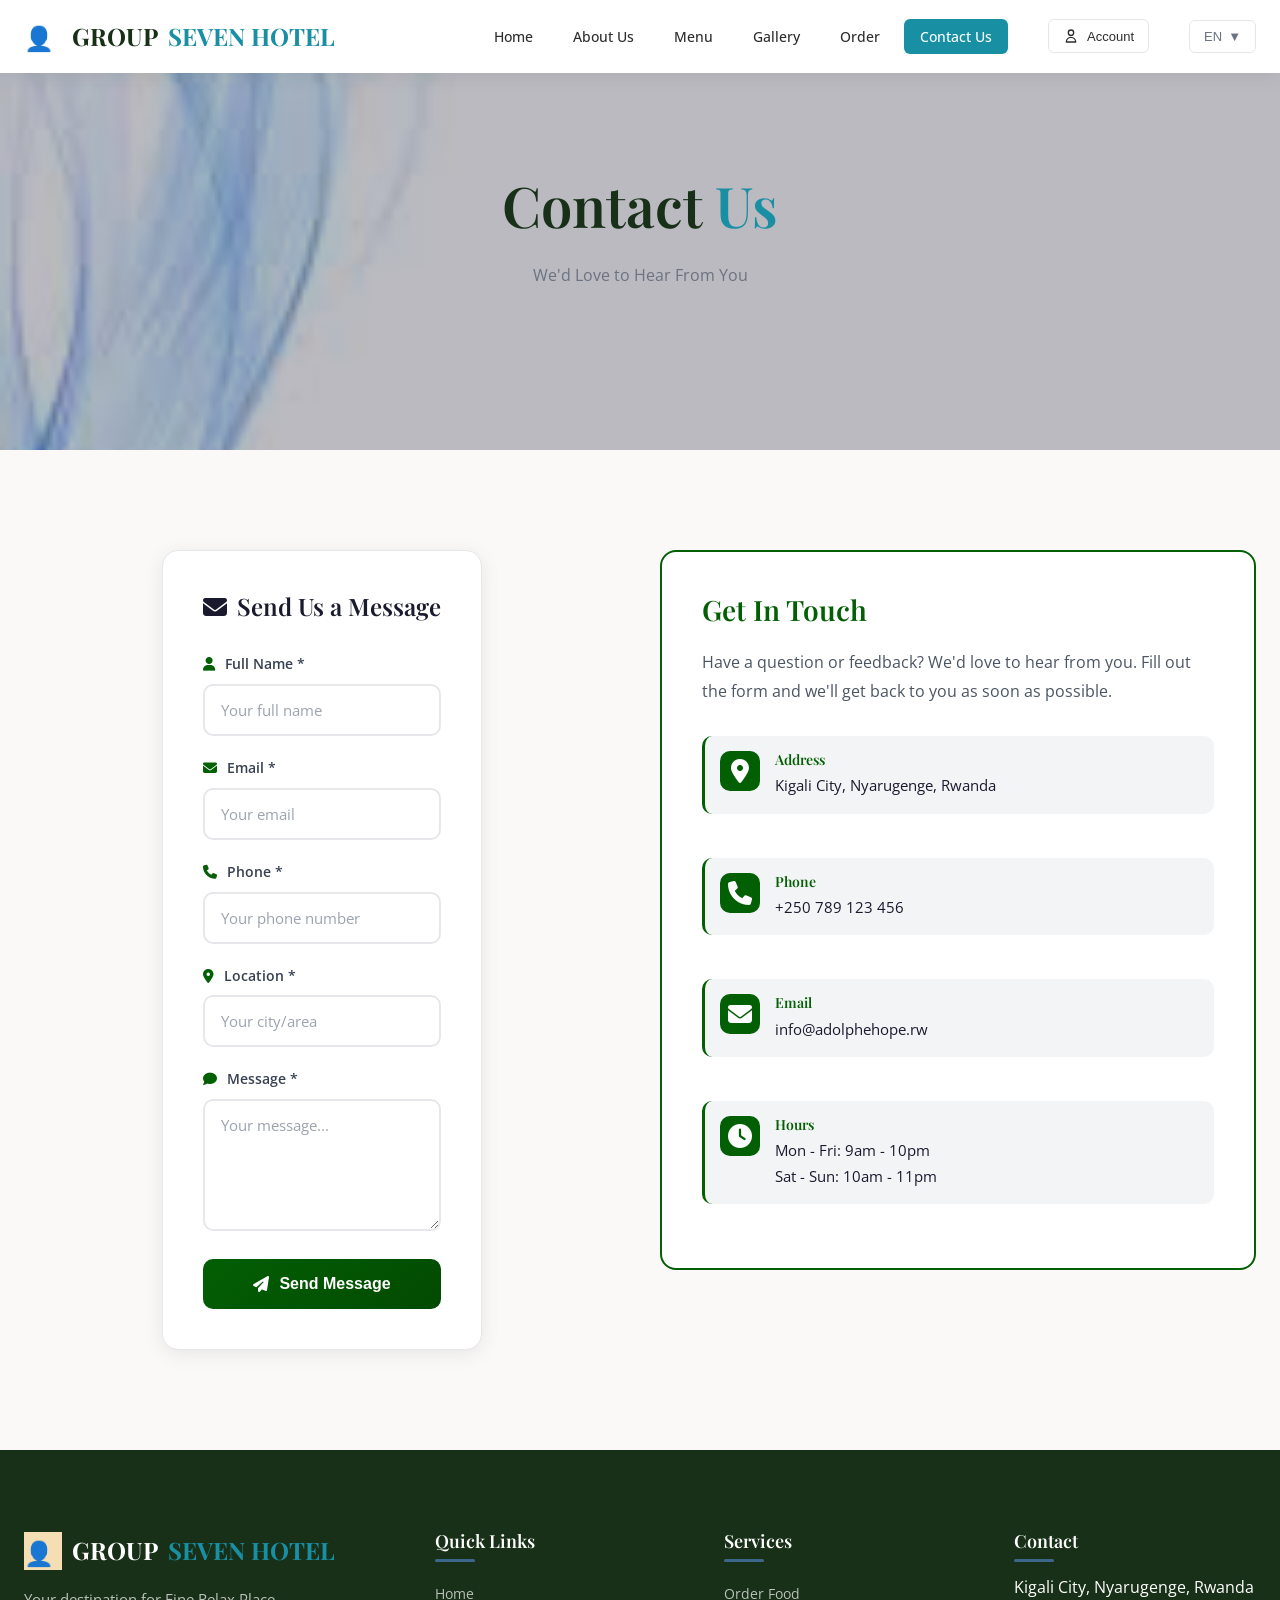
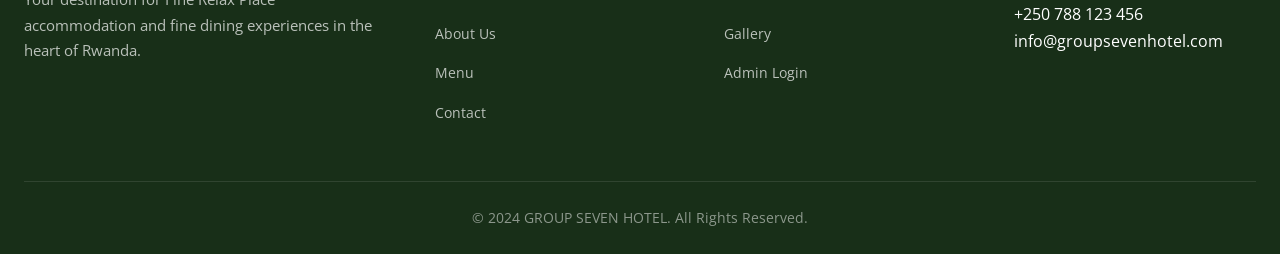
<file: ASSIGNMENT 2 Question 1/pages/contact.html>
<!DOCTYPE html>
<html lang="en">
<head>
    <meta charset="UTF-8">
    <meta name="viewport" content="width=device-width, initial-scale=1.0">
    <title>Contact Us - GROUP SEVEN HOTEL</title>
    <link rel="stylesheet" href="../css/style.css">
    <link rel="stylesheet" href="https://cdnjs.cloudflare.com/ajax/libs/font-awesome/6.4.0/css/all.min.css">
    <style>
        .hero {
            min-height: 50vh;
            background: linear-gradient(rgba(26, 26, 46, 0.3), rgba(26, 26, 46, 0.3)), url('../images/bg-image.jfif');
            background-size: cover;
            background-position: center;
            background-attachment: fixed;
            display: flex;
            align-items: center;
            justify-content: center;
            text-align: center;
            padding: 100px 24px 60px;
        }

        .contact-grid {
            display: grid;
            grid-template-columns: 1fr 1fr;
            gap: 40px;
            align-items: start;
        }

        .form-container {
            background: #ffffff;
            padding: 40px;
            border-radius: 16px;
            box-shadow: 0 4px 20px rgba(0,0,0,0.08);
            border: 1px solid #e5e7eb;
        }

        .form-container h3 {
            color: #1a1a2e;
            font-size: 24px;
            margin-bottom: 30px;
            display: flex;
            align-items: center;
            gap: 10px;
        }

        .form-group {
            margin-bottom: 20px;
        }

        .form-group label {
            display: block;
            color: #374151;
            font-weight: 600;
            margin-bottom: 8px;
            font-size: 14px;
        }

        .form-group label i {
            color: #035f03;
            margin-right: 6px;
        }

        .form-group input,
        .form-group textarea {
            width: 100%;
            padding: 14px 16px;
            border: 2px solid #e5e7eb;
            border-radius: 10px;
            font-size: 15px;
            transition: all 0.3s ease;
            background: #ffffff;
            color: #1a1a2e;
        }

        .form-group input::placeholder,
        .form-group textarea::placeholder {
            color: #9ca3af;
        }

        .form-group input:focus,
        .form-group textarea:focus {
            border-color: #035f03;
            background: #ffffff;
            box-shadow: 0 0 0 3px rgba(37,99,235,0.1);
            outline: none;
        }

        .form-group textarea {
            resize: vertical;
            min-height: 120px;
        }

        .btn-submit {
            width: 100%;
            padding: 16px 32px;
            background: linear-gradient(135deg, #035f03 0%, #024a02 100%);
            color: white;
            border: none;
            border-radius: 10px;
            font-size: 16px;
            font-weight: 600;
            cursor: pointer;
            transition: all 0.3s ease;
            display: flex;
            align-items: center;
            justify-content: center;
            gap: 10px;
            margin-top: 10px;
        }

        .btn-submit:hover {
            transform: translateY(-2px);
            box-shadow: 0 10px 30px rgba(37,99,235,0.3);
        }

        .form-message {
            padding: 16px 20px;
            border-radius: 10px;
            margin-bottom: 25px;
            display: flex;
            align-items: center;
            gap: 12px;
            font-weight: 500;
        }

        .form-message.success {
            background: #ecfdf5;
            color: #065f46;
            border: 1px solid #a7f3d0;
        }

        .form-message.success i {
            color: #10b981;
        }

        .form-message.error {
            background: #fef2f2;
            color: #991b1b;
            border: 1px solid #fecaca;
        }

        .form-message.error i {
            color: #ef4444;
        }

        .contact-info {
            padding: 40px;
            background: #ffffff;
            border-radius: 16px;
            border: 2px solid #035f03;
        }

        .contact-info h3 {
            font-size: 28px;
            margin-bottom: 20px;
            color: #035f03;
        }

        .contact-info > p {
            font-size: 16px;
            line-height: 1.8;
            color: #4b5563;
            margin-bottom: 30px;
        }

        .contact-details {
            display: flex;
            flex-direction: column;
            gap: 20px;
        }

        .contact-item {
            display: flex;
            align-items: flex-start;
            gap: 15px;
            padding: 15px;
            background: #f3f4f6;
            border-radius: 10px;
            border-left: 3px solid #035f03;
        }

        .contact-icon {
            font-size: 24px;
            width: 40px;
            height: 40px;
            display: flex;
            align-items: center;
            justify-content: center;
            background: #035f03;
            border-radius: 10px;
            color: white;
        }

        .contact-item h4 {
            font-size: 14px;
            color: #035f03;
            margin-bottom: 4px;
            font-weight: 600;
        }

        .contact-item p {
            font-size: 15px;
            color: #1a1a2e;
            margin: 0;
        }

        @media (max-width: 968px) {
            .contact-grid {
                grid-template-columns: 1fr;
            }
            
            .contact-info {
                order: -1;
            }
        }

        @media (max-width: 576px) {
            .form-container {
                padding: 25px;
            }
            
            .contact-info {
                padding: 30px;
            }
            
            .hero {
                min-height: 40vh;
                padding: 80px 24px 40px;
            }
        }
    </style>
</head>
<body>
    <!-- Header -->
    <header class="header">
        <div class="container">
            <a href="../index.html" class="logo">
                <div class="logo-icon">👤</div>
                GROUP<span>SEVEN HOTEL</span>
            </a>
            
            <div class="nav-wrapper">
                <nav>
                    <ul class="nav-links">
                        <li><a href="../index.html">Home</a></li>
                        <li><a href="about.html">About Us</a></li>
                        <li><a href="menu.html">Menu</a></li>
                        <li><a href="gallery.html">Gallery</a></li>
                        <li><a href="order.html">Order</a></li>
                        <li><a href="contact.html" class="active">Contact Us</a></li>
                    </ul>
                </nav>
                
                <div class="user-account">
                    <button class="user-btn" id="accountBtn">
                        <svg xmlns="http://www.w3.org/2000/svg" fill="none" viewBox="0 0 24 24" stroke="currentColor">
                            <path stroke-linecap="round" stroke-linejoin="round" stroke-width="2" d="M16 7a4 4 0 11-8 0 4 4 0 018 0zM12 14a7 7 0 00-7 7h14a7 7 0 00-7-7z" />
                        </svg>
                        <span>Account</span>
                    </button>
                    <div class="user-dropdown">
                        <a href="#" onclick="openAuthModal('login')">Login</a>
                        <a href="#" onclick="openAuthModal('signup')">Sign Up</a>
                        <a href="../php/admin.php">My Account</a>
                    </div>
                </div>

                <div class="lang-switcher">
                    <button class="lang-btn">
                        <span class="current-lang">EN</span>
                        <span>▼</span>
                    </button>
                    <div class="lang-dropdown">
                        <a href="?lang=en" data-lang="en" class="active">English</a>
                        <a href="?lang=rw" data-lang="rw">Kinyarwanda</a>
                    </div>
                </div>
            </div>
            
            <div class="menu-toggle">
                <span></span>
                <span></span>
                <span></span>
            </div>
        </div>
    </header>

    <!-- Hero -->
    <section class="hero">
        <div class="hero-content">
            <h1>Contact <span>Us</span></h1>
            <p>We'd Love to Hear From You</p>
        </div>
    </section>

    <!-- Contact Section -->
    <section class="section">
        <div class="container">
            <div class="contact-grid">
                <!-- Contact Form -->
                <div class="form-container">
                    <h3><i class="fas fa-envelope"></i> Send Us a Message</h3>
                    
                    <div id="contactMessage" class="form-message" style="display: none;"></div>
                    
                    <form id="contactForm">
                        <div class="form-group">
                            <label for="full_name"><i class="fas fa-user"></i> Full Name *</label>
                            <input type="text" id="full_name" name="full_name" placeholder="Your full name" required>
                        </div>

                        <div class="form-group">
                            <label for="email"><i class="fas fa-envelope"></i> Email *</label>
                            <input type="email" id="email" name="email" placeholder="Your email" required>
                        </div>

                        <div class="form-group">
                            <label for="phone"><i class="fas fa-phone"></i> Phone *</label>
                            <input type="tel" id="phone" name="phone" placeholder="Your phone number" required>
                        </div>

                        <div class="form-group">
                            <label for="location"><i class="fas fa-map-marker-alt"></i> Location *</label>
                            <input type="text" id="location" name="location" placeholder="Your city/area" required>
                        </div>

                        <div class="form-group">
                            <label for="message"><i class="fas fa-comment"></i> Message *</label>
                            <textarea id="message" name="message" rows="5" placeholder="Your message..." required></textarea>
                        </div>

                        <button type="submit" class="btn-submit">
                            <i class="fas fa-paper-plane"></i> Send Message
                        </button>
                    </form>
                </div>

                <!-- Contact Info -->
                <div class="contact-info">
                    <h3>Get In Touch</h3>
                    <p>Have a question or feedback? We'd love to hear from you. Fill out the form and we'll get back to you as soon as possible.</p>
                    
                    <div class="contact-details">
                        <div class="contact-item">
                            <div class="contact-icon"><i class="fas fa-map-marker-alt"></i></div>
                            <div>
                                <h4>Address</h4>
                                <p>Kigali City, Nyarugenge, Rwanda</p>
                            </div>
                        </div>
                        <div class="contact-item">
                            <div class="contact-icon"><i class="fas fa-phone"></i></div>
                            <div>
                                <h4>Phone</h4>
                                <p>+250 789 123 456</p>
                            </div>
                        </div>
                        <div class="contact-item">
                            <div class="contact-icon"><i class="fas fa-envelope"></i></div>
                            <div>
                                <h4>Email</h4>
                                <p>info@adolphehope.rw</p>
                            </div>
                        </div>
                        <div class="contact-item">
                            <div class="contact-icon"><i class="fas fa-clock"></i></div>
                            <div>
                                <h4>Hours</h4>
                                <p>Mon - Fri: 9am - 10pm<br>Sat - Sun: 10am - 11pm</p>
                            </div>
                        </div>
                    </div>
                </div>
            </div>
        </div>
    </section>

    <!-- Footer -->
    <footer class="footer">
        <div class="container">
            <div class="footer-grid">
                <div class="footer-brand">
                    <a href="../index.html" class="logo" style="color: white;">
                        <div class="logo-icon" style="background-color: wheat;">👤</div>
                        GROUP<span>SEVEN HOTEL</span>
                    </a>
                    <p>Your destination for Fine Relax Place accommodation and fine dining experiences in the heart of Rwanda.</p>
                </div>
                <div class="footer-links">
                    <h4>Quick Links</h4>
                    <a href="../index.html">Home</a>
                    <a href="about.html">About Us</a>
                    <a href="menu.html">Menu</a>
                    <a href="contact.html">Contact</a>
                </div>
                <div class="footer-links">
                    <h4>Services</h4>
                    <a href="order.html">Order Food</a>
                    <a href="gallery.html">Gallery</a>
                    <a href="../php/login.php">Admin Login</a>
                </div>
                <div class="footer-links">
                    <h4>Contact</h4>
                    <p>Kigali City, Nyarugenge, Rwanda</p>
                    <p>+250 788 123 456</p>
                    <p>info@groupsevenhotel.com</p>
                </div>
            </div>
            <div class="footer-bottom">
                <p>&copy; 2024 GROUP SEVEN HOTEL. All Rights Reserved.</p>
            </div>
        </div>
    </footer>

    <script src="../js/script.js"></script>
    <script>
        // Contact Form Handling
        const contactForm = document.getElementById('contactForm');
        if (contactForm) {
            contactForm.addEventListener('submit', function(e) {
                e.preventDefault();
                
                const formData = new FormData(this);
                
                // Store in localStorage
                const messages = JSON.parse(localStorage.getItem('messages') || '[]');
                messages.push({
                    full_name: formData.get('full_name'),
                    email: formData.get('email'),
                    phone: formData.get('phone'),
                    location: formData.get('location'),
                    message: formData.get('message'),
                    created_at: new Date().toISOString()
                });
                localStorage.setItem('messages', JSON.stringify(messages));
                
                // Show success message
                const msg = document.getElementById('contactMessage');
                msg.className = 'form-message success';
                msg.innerHTML = '<i class="fas fa-check-circle"></i> Message sent successfully! We will get back to you shortly.';
                msg.style.display = 'flex';
                
                // Reset form
                this.reset();
                
                // Scroll to message
                msg.scrollIntoView({ behavior: 'smooth', block: 'center' });
            });
        }
    </script>
    
    <!-- Auth Modal -->
    <div class="modal-overlay" id="authModal">
        <div class="modal-container">
            <button class="modal-close" onclick="closeAuthModal()">×</button>
            
            <div class="auth-header">
                <div class="auth-logo"><span>👤</span></div>
                <h2>GROUP SEVEN HOTEL</h2>
                <p class="auth-subtitle">Welcome back! Please login or create an account.</p>
            </div>
            
            <div class="auth-tabs">
                <button class="auth-tab active" id="loginTab" onclick="switchAuthTab('login')">Login</button>
                <button class="auth-tab" id="signupTab" onclick="switchAuthTab('signup')">Sign Up</button>
            </div>
            
            <form id="loginForm" method="POST" action="../php/login.php">
                <div class="auth-instruction">
                    <i class="fas fa-sign-in-alt"></i> Enter your credentials to access your account
                </div>
                <div class="form-group"><label><i class="fas fa-envelope"></i> Email</label><input type="email" name="email" placeholder="your@email.com" required></div>
                <div class="form-group"><label><i class="fas fa-lock"></i> Password</label><input type="password" name="password" placeholder="Enter your password" required></div>
                <button type="submit" class="btn btn-primary" style="width:100%"><i class="fas fa-sign-in-alt"></i> Login</button>
            </form>
            
            <form id="signupForm" method="POST" action="../php/login.php" style="display:none">
                <div class="auth-instruction">
                    <i class="fas fa-user-plus"></i> Create an account to order food and book rooms
                </div>
                <div class="form-group"><label><i class="fas fa-user"></i> Full Name</label><input type="text" name="full_name" placeholder="Your full name" required></div>
                <div class="form-group"><label><i class="fas fa-envelope"></i> Email</label><input type="email" name="email" placeholder="your@email.com" required></div>
                <div class="form-group"><label><i class="fas fa-phone"></i> Phone</label><input type="tel" name="phone" placeholder="+250 XXX XXX XXX" required></div>
                <div class="form-group"><label><i class="fas fa-lock"></i> Password</label><input type="password" name="password" placeholder="Create a password" required></div>
                <button type="submit" class="btn btn-primary" style="width:100%"><i class="fas fa-user-plus"></i> Create Account</button>
            </form>
            
            <div class="auth-footer">
                <p><i class="fas fa-phone-alt"></i> Need help? Call: +250 788 123 456</p>
            </div>
        </div>
    </div>
    
    <style>
        .auth-header {text-align:center;margin-bottom:24px;}
        .auth-header .auth-logo {width:64px;height:64px;background:linear-gradient(135deg,#035f03,#024a02);border-radius:50%;display:flex;align-items:center;justify-content:center;margin:0 auto 12px;color:white;}
        .auth-header h2 {color:#1a1a2e;font-size:22px;margin-bottom:4px;}
        .auth-header .auth-subtitle {color:#6b7280;font-size:14px;margin:0;}
        .auth-instruction {background:#f3f4f6;padding:12px;border-radius:8px;margin-bottom:16px;font-size:13px;color:#4b5563;display:flex;align-items:center;justify-content:center;gap:8px;}
        .auth-instruction i {color:#035f03;}
        .auth-form .form-group label i {margin-right:6px;color:#035f03;}
        .auth-form .btn i {margin-right:6px;}
        .auth-footer {text-align:center;margin-top:16px;padding-top:16px;border-top:1px solid #e5e7eb;}
        .auth-footer p {margin:0;font-size:13px;color:#6b7280;}
        .auth-footer i {color:#035f03;margin-right:4px;}
    </style>
    
    <script>
    function openAuthModal(t){document.getElementById('authModal').classList.add('active');switchAuthTab(t);}
    function closeAuthModal(){document.getElementById('authModal').classList.remove('active');document.getElementById('loginForm').reset();document.getElementById('signupForm').reset();}
    function switchAuthTab(t){document.getElementById('loginForm').style.display=t==='signup'?'none':'block';document.getElementById('signupForm').style.display=t==='signup'?'block':'none';document.getElementById('loginTab').classList.toggle('active',t==='login');document.getElementById('signupTab').classList.toggle('active',t==='signup');}
    document.getElementById('authModal').addEventListener('click',function(e){if(e.target===this)closeAuthModal();});
    document.addEventListener('keydown',function(e){if(e.key==='Escape')closeAuthModal();});
    </script>
</body>
</html>
</file>
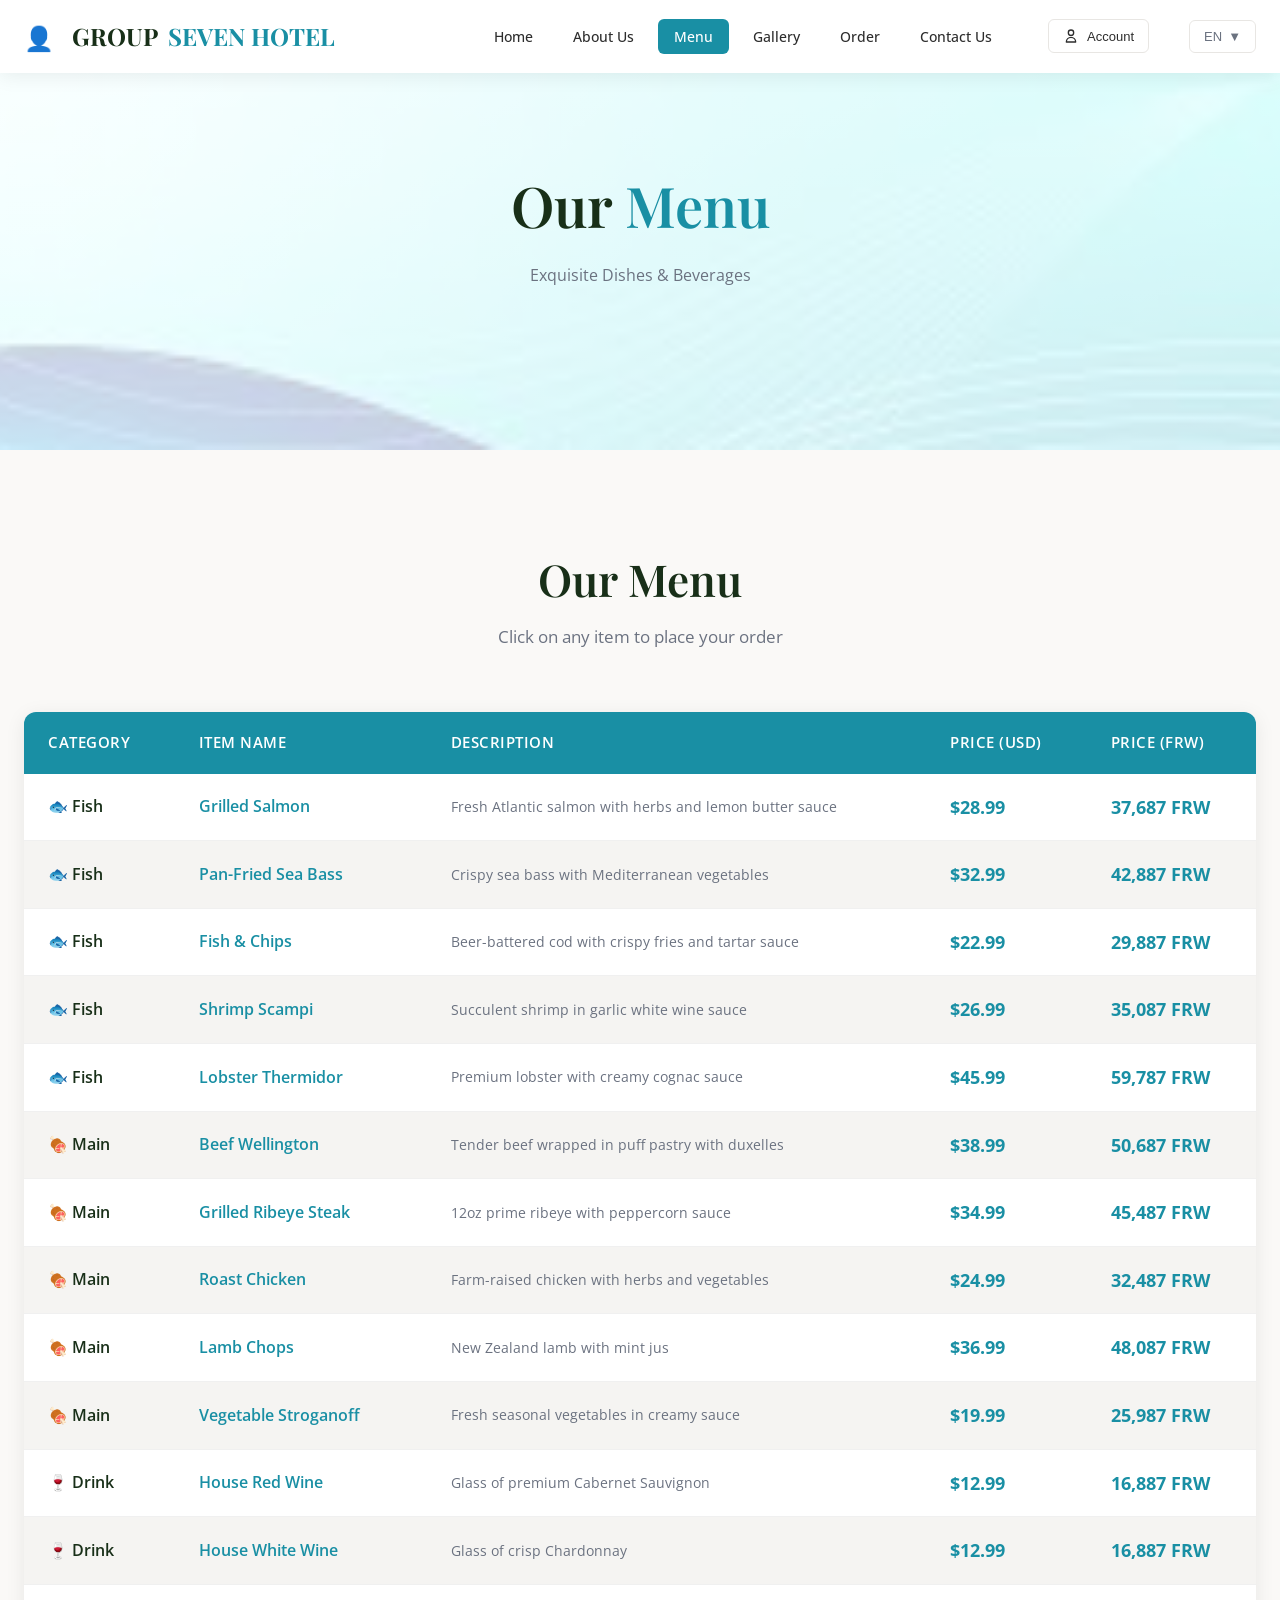
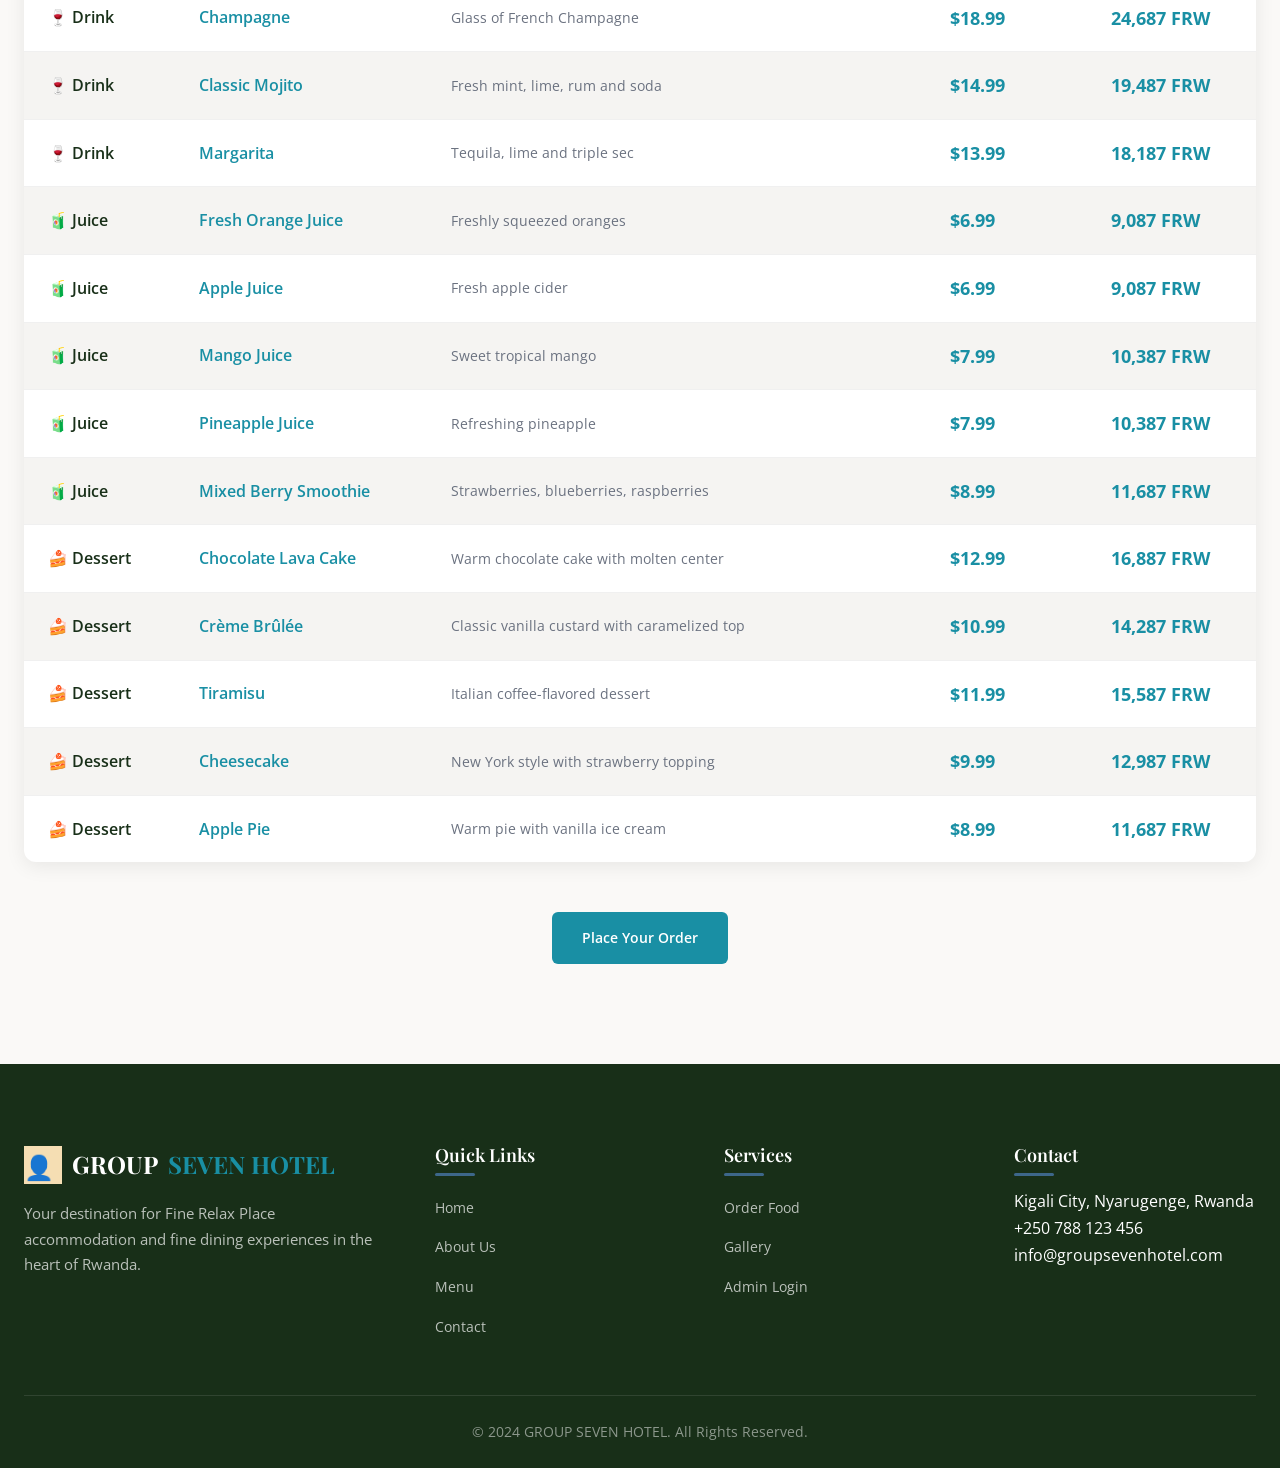
<file: ASSIGNMENT 2 Question 1/pages/menu.html>
<!DOCTYPE html>
<html lang="en">
<head>
    <meta charset="UTF-8">
    <meta name="viewport" content="width=device-width, initial-scale=1.0">
    <title>Menu - GROUP SEVEN HOTEL</title>
    <link rel="stylesheet" href="../css/style.css">
</head>
<body>
    <!-- Header -->
    <header class="header">
        <div class="container">
            <a href="../index.html" class="logo">
                <div class="logo-icon">👤</div>
                GROUP<span>SEVEN HOTEL</span>
            </a>
            
            <div class="nav-wrapper">
                <nav>
                    <ul class="nav-links">
                        <li><a href="../index.html">Home</a></li>
                        <li><a href="about.html">About Us</a></li>
                        <li><a href="menu.html" class="active">Menu</a></li>
                        <li><a href="gallery.html">Gallery</a></li>
                        <li><a href="order.html">Order</a></li>
                        <li><a href="contact.html">Contact Us</a></li>
                    </ul>
                </nav>
                
                <div class="user-account">
                    <button class="user-btn" id="accountBtn">
                        <svg xmlns="http://www.w3.org/2000/svg" fill="none" viewBox="0 0 24 24" stroke="currentColor">
                            <path stroke-linecap="round" stroke-linejoin="round" stroke-width="2" d="M16 7a4 4 0 11-8 0 4 4 0 018 0zM12 14a7 7 0 00-7 7h14a7 7 0 00-7-7z" />
                        </svg>
                        <span>Account</span>
                    </button>
                    <div class="user-dropdown">
                        <a href="#" onclick="openAuthModal('login')">Login</a>
                        <a href="#" onclick="openAuthModal('signup')">Sign Up</a>
                        <a href="../php/admin.php">My Account</a>
                    </div>
                </div>

                <div class="lang-switcher">
                    <button class="lang-btn">
                        <span class="current-lang">EN</span>
                        <span>▼</span>
                    </button>
                    <div class="lang-dropdown">
                        <a href="?lang=en" data-lang="en" class="active">English</a>
                        <a href="?lang=rw" data-lang="rw">Kinyarwanda</a>
                    </div>
                </div>
            </div>
            
            <div class="menu-toggle">
                <span></span>
                <span></span>
                <span></span>
            </div>
        </div>
    </header>

    <!-- Hero -->
    <section class="hero" style="min-height: 50vh;">
        <div class="hero-content">
            <h1>Our <span>Menu</span></h1>
            <p>Exquisite Dishes & Beverages</p>
        </div>
    </section>

    <!-- Menu Section -->
    <section class="section">
        <div class="container">
            <div class="section-header">
                <h2 class="section-title">Our Menu</h2>
                <p class="section-subtitle">Click on any item to place your order</p>
            </div>
            
            <table class="menu-table">
                <thead>
                    <tr>
                        <th>Category</th>
                        <th>Item Name</th>
                        <th>Description</th>
                        <th>Price (USD)</th>
                        <th>Price (FRW)</th>
                    </tr>
                </thead>
                <tbody>
                    <!-- Fish Dishes -->
                    <tr onclick="window.location.href='order.html?item=Grilled Salmon'">
                        <td class="category">🐟 Fish</td>
                        <td class="item-name">Grilled Salmon</td>
                        <td class="description">Fresh Atlantic salmon with herbs and lemon butter sauce</td>
                        <td class="price">$28.99</td>
                        <td class="price">37,687 FRW</td>
                    </tr>
                    <tr onclick="window.location.href='order.html?item=Pan-Fried Sea Bass'">
                        <td class="category">🐟 Fish</td>
                        <td class="item-name">Pan-Fried Sea Bass</td>
                        <td class="description">Crispy sea bass with Mediterranean vegetables</td>
                        <td class="price">$32.99</td>
                        <td class="price">42,887 FRW</td>
                    </tr>
                    <tr onclick="window.location.href='order.html?item=Fish & Chips'">
                        <td class="category">🐟 Fish</td>
                        <td class="item-name">Fish & Chips</td>
                        <td class="description">Beer-battered cod with crispy fries and tartar sauce</td>
                        <td class="price">$22.99</td>
                        <td class="price">29,887 FRW</td>
                    </tr>
                    <tr onclick="window.location.href='order.html?item=Shrimp Scampi'">
                        <td class="category">🐟 Fish</td>
                        <td class="item-name">Shrimp Scampi</td>
                        <td class="description">Succulent shrimp in garlic white wine sauce</td>
                        <td class="price">$26.99</td>
                        <td class="price">35,087 FRW</td>
                    </tr>
                    <tr onclick="window.location.href='order.html?item=Lobster Thermidor'">
                        <td class="category">🐟 Fish</td>
                        <td class="item-name">Lobster Thermidor</td>
                        <td class="description">Premium lobster with creamy cognac sauce</td>
                        <td class="price">$45.99</td>
                        <td class="price">59,787 FRW</td>
                    </tr>
                    
                    <!-- Main Courses -->
                    <tr onclick="window.location.href='order.html?item=Beef Wellington'">
                        <td class="category">🍖 Main</td>
                        <td class="item-name">Beef Wellington</td>
                        <td class="description">Tender beef wrapped in puff pastry with duxelles</td>
                        <td class="price">$38.99</td>
                        <td class="price">50,687 FRW</td>
                    </tr>
                    <tr onclick="window.location.href='order.html?item=Grilled Ribeye Steak'">
                        <td class="category">🍖 Main</td>
                        <td class="item-name">Grilled Ribeye Steak</td>
                        <td class="description">12oz prime ribeye with peppercorn sauce</td>
                        <td class="price">$34.99</td>
                        <td class="price">45,487 FRW</td>
                    </tr>
                    <tr onclick="window.location.href='order.html?item=Roast Chicken'">
                        <td class="category">🍖 Main</td>
                        <td class="item-name">Roast Chicken</td>
                        <td class="description">Farm-raised chicken with herbs and vegetables</td>
                        <td class="price">$24.99</td>
                        <td class="price">32,487 FRW</td>
                    </tr>
                    <tr onclick="window.location.href='order.html?item=Lamb Chops'">
                        <td class="category">🍖 Main</td>
                        <td class="item-name">Lamb Chops</td>
                        <td class="description">New Zealand lamb with mint jus</td>
                        <td class="price">$36.99</td>
                        <td class="price">48,087 FRW</td>
                    </tr>
                    <tr onclick="window.location.href='order.html?item=Vegetable Stroganoff'">
                        <td class="category">🍖 Main</td>
                        <td class="item-name">Vegetable Stroganoff</td>
                        <td class="description">Fresh seasonal vegetables in creamy sauce</td>
                        <td class="price">$19.99</td>
                        <td class="price">25,987 FRW</td>
                    </tr>
                    
                    <!-- Drinks -->
                    <tr onclick="window.location.href='order.html?item=House Red Wine'">
                        <td class="category">🍷 Drink</td>
                        <td class="item-name">House Red Wine</td>
                        <td class="description">Glass of premium Cabernet Sauvignon</td>
                        <td class="price">$12.99</td>
                        <td class="price">16,887 FRW</td>
                    </tr>
                    <tr onclick="window.location.href='order.html?item=House White Wine'">
                        <td class="category">🍷 Drink</td>
                        <td class="item-name">House White Wine</td>
                        <td class="description">Glass of crisp Chardonnay</td>
                        <td class="price">$12.99</td>
                        <td class="price">16,887 FRW</td>
                    </tr>
                    <tr onclick="window.location.href='order.html?item=Champagne'">
                        <td class="category">🍷 Drink</td>
                        <td class="item-name">Champagne</td>
                        <td class="description">Glass of French Champagne</td>
                        <td class="price">$18.99</td>
                        <td class="price">24,687 FRW</td>
                    </tr>
                    <tr onclick="window.location.href='order.html?item=Classic Mojito'">
                        <td class="category">🍷 Drink</td>
                        <td class="item-name">Classic Mojito</td>
                        <td class="description">Fresh mint, lime, rum and soda</td>
                        <td class="price">$14.99</td>
                        <td class="price">19,487 FRW</td>
                    </tr>
                    <tr onclick="window.location.href='order.html?item=Margarita'">
                        <td class="category">🍷 Drink</td>
                        <td class="item-name">Margarita</td>
                        <td class="description">Tequila, lime and triple sec</td>
                        <td class="price">$13.99</td>
                        <td class="price">18,187 FRW</td>
                    </tr>
                    
                    <!-- Fresh Juices -->
                    <tr onclick="window.location.href='order.html?item=Fresh Orange Juice'">
                        <td class="category">🧃 Juice</td>
                        <td class="item-name">Fresh Orange Juice</td>
                        <td class="description">Freshly squeezed oranges</td>
                        <td class="price">$6.99</td>
                        <td class="price">9,087 FRW</td>
                    </tr>
                    <tr onclick="window.location.href='order.html?item=Apple Juice'">
                        <td class="category">🧃 Juice</td>
                        <td class="item-name">Apple Juice</td>
                        <td class="description">Fresh apple cider</td>
                        <td class="price">$6.99</td>
                        <td class="price">9,087 FRW</td>
                    </tr>
                    <tr onclick="window.location.href='order.html?item=Mango Juice'">
                        <td class="category">🧃 Juice</td>
                        <td class="item-name">Mango Juice</td>
                        <td class="description">Sweet tropical mango</td>
                        <td class="price">$7.99</td>
                        <td class="price">10,387 FRW</td>
                    </tr>
                    <tr onclick="window.location.href='order.html?item=Pineapple Juice'">
                        <td class="category">🧃 Juice</td>
                        <td class="item-name">Pineapple Juice</td>
                        <td class="description">Refreshing pineapple</td>
                        <td class="price">$7.99</td>
                        <td class="price">10,387 FRW</td>
                    </tr>
                    <tr onclick="window.location.href='order.html?item=Mixed Berry Smoothie'">
                        <td class="category">🧃 Juice</td>
                        <td class="item-name">Mixed Berry Smoothie</td>
                        <td class="description">Strawberries, blueberries, raspberries</td>
                        <td class="price">$8.99</td>
                        <td class="price">11,687 FRW</td>
                    </tr>
                    
                    <!-- Desserts -->
                    <tr onclick="window.location.href='order.html?item=Chocolate Lava Cake'">
                        <td class="category">🍰 Dessert</td>
                        <td class="item-name">Chocolate Lava Cake</td>
                        <td class="description">Warm chocolate cake with molten center</td>
                        <td class="price">$12.99</td>
                        <td class="price">16,887 FRW</td>
                    </tr>
                    <tr onclick="window.location.href='order.html?item=Crème Brûlée'">
                        <td class="category">🍰 Dessert</td>
                        <td class="item-name">Crème Brûlée</td>
                        <td class="description">Classic vanilla custard with caramelized top</td>
                        <td class="price">$10.99</td>
                        <td class="price">14,287 FRW</td>
                    </tr>
                    <tr onclick="window.location.href='order.html?item=Tiramisu'">
                        <td class="category">🍰 Dessert</td>
                        <td class="item-name">Tiramisu</td>
                        <td class="description">Italian coffee-flavored dessert</td>
                        <td class="price">$11.99</td>
                        <td class="price">15,587 FRW</td>
                    </tr>
                    <tr onclick="window.location.href='order.html?item=Cheesecake'">
                        <td class="category">🍰 Dessert</td>
                        <td class="item-name">Cheesecake</td>
                        <td class="description">New York style with strawberry topping</td>
                        <td class="price">$9.99</td>
                        <td class="price">12,987 FRW</td>
                    </tr>
                    <tr onclick="window.location.href='order.html?item=Apple Pie'">
                        <td class="category">🍰 Dessert</td>
                        <td class="item-name">Apple Pie</td>
                        <td class="description">Warm pie with vanilla ice cream</td>
                        <td class="price">$8.99</td>
                        <td class="price">11,687 FRW</td>
                    </tr>
                </tbody>
            </table>

            <div style="text-align: center; margin-top: 50px;">
                <a href="order.html" class="btn btn-primary">Place Your Order</a>
            </div>
        </div>
    </section>

    <!-- Footer -->
    <footer class="footer">
        <div class="container">
            <div class="footer-grid">
                <div class="footer-brand">
                    <a href="../index.html" class="logo" style="color: white;">
                        <div class="logo-icon" style="background-color: wheat;">👤</div>
                        GROUP<span>SEVEN HOTEL</span>
                    </a>
                    <p>Your destination for Fine Relax Place accommodation and fine dining experiences in the heart of Rwanda.</p>
                </div>
                <div class="footer-links">
                    <h4>Quick Links</h4>
                    <a href="../index.html">Home</a>
                    <a href="about.html">About Us</a>
                    <a href="menu.html">Menu</a>
                    <a href="contact.html">Contact</a>
                </div>
                <div class="footer-links">
                    <h4>Services</h4>
                    <a href="order.html">Order Food</a>
                    <a href="gallery.html">Gallery</a>
                    <a href="../php/login.php">Admin Login</a>
                </div>
                <div class="footer-links">
                    <h4>Contact</h4>
                    <p>Kigali City, Nyarugenge, Rwanda</p>
                    <p>+250 788 123 456</p>
                    <p>info@groupsevenhotel.com</p>
                </div>
            </div>
            <div class="footer-bottom">
                <p>&copy; 2024 GROUP SEVEN HOTEL. All Rights Reserved.</p>
            </div>
        </div>
    </footer>

    <script src="../js/script.js"></script>

    <!-- Auth Modal -->
    <div class="modal-overlay" id="authModal">
        <div class="modal-container">
            <button class="modal-close" onclick="closeAuthModal()">&times;</button>
            
            <div class="auth-header">
                <div class="auth-logo"><span>👤</span></div>
                <h2>GROUP SEVEN HOTEL</h2>
                <p class="auth-subtitle">Welcome back! Please login or create an account.</p>
            </div>
            
            <div class="auth-tabs">
                <button class="auth-tab active" id="loginTab" onclick="switchAuthTab('login')">Login</button>
                <button class="auth-tab" id="signupTab" onclick="switchAuthTab('signup')">Sign Up</button>
            </div>
            
            <form id="loginForm" method="POST" action="../php/login.php">
                <div class="auth-instruction">
                    <i class="fas fa-sign-in-alt"></i> Enter your credentials to access your account
                </div>
                <div class="form-group">
                    <label for="login_email"><i class="fas fa-envelope"></i> Email</label>
                    <input type="email" id="login_email" name="email" placeholder="your@email.com" required>
                </div>
                <div class="form-group">
                    <label for="login_password"><i class="fas fa-lock"></i> Password</label>
                    <input type="password" id="login_password" name="password" placeholder="Enter your password" required>
                </div>
                <button type="submit" class="btn btn-primary" style="width: 100%;">
                    <i class="fas fa-sign-in-alt"></i> Login
                </button>
            </form>
            
            <form id="signupForm" method="POST" action="../php/login.php" style="display: none;">
                <div class="auth-instruction">
                    <i class="fas fa-user-plus"></i> Create an account to order food and book rooms
                </div>
                <div class="form-group">
                    <label for="signup_name"><i class="fas fa-user"></i> Full Name</label>
                    <input type="text" id="signup_name" name="full_name" placeholder="Your full name" required>
                </div>
                <div class="form-group">
                    <label for="signup_email"><i class="fas fa-envelope"></i> Email</label>
                    <input type="email" id="signup_email" name="email" placeholder="your@email.com" required>
                </div>
                <div class="form-group">
                    <label for="signup_phone"><i class="fas fa-phone"></i> Phone</label>
                    <input type="tel" id="signup_phone" name="phone" placeholder="+250 XXX XXX XXX" required>
                </div>
                <div class="form-group">
                    <label for="signup_password"><i class="fas fa-lock"></i> Password</label>
                    <input type="password" id="signup_password" name="password" placeholder="Create a password" required>
                </div>
                <button type="submit" class="btn btn-primary" style="width: 100%;">
                    <i class="fas fa-user-plus"></i> Create Account
                </button>
            </form>
            
            <div class="auth-footer">
                <p><i class="fas fa-phone-alt"></i> Need help? Call: +250 788 123 456</p>
            </div>
        </div>
    </div>

    <style>
        .auth-header {text-align:center;margin-bottom:24px;}
        .auth-header .auth-logo {width:64px;height:64px;background:linear-gradient(135deg,#035f03,#024a02);border-radius:50%;display:flex;align-items:center;justify-content:center;margin:0 auto 12px;color:white;}
        .auth-header h2 {color:#1a1a2e;font-size:22px;margin-bottom:4px;}
        .auth-header .auth-subtitle {color:#6b7280;font-size:14px;margin:0;}
        .auth-instruction {background:#f3f4f6;padding:12px;border-radius:8px;margin-bottom:16px;font-size:13px;color:#4b5563;display:flex;align-items:center;justify-content:center;gap:8px;}
        .auth-instruction i {color:#035f03;}
        .auth-form .form-group label i {margin-right:6px;color:#035f03;}
        .auth-form .btn i {margin-right:6px;}
        .auth-footer {text-align:center;margin-top:16px;padding-top:16px;border-top:1px solid #e5e7eb;}
        .auth-footer p {margin:0;font-size:13px;color:#6b7280;}
        .auth-footer i {color:#035f03;margin-right:4px;}
    </style>

    <script>
        function openAuthModal(tab) {
            document.getElementById('authModal').classList.add('active');
            switchAuthTab(tab);
        }
        
        function closeAuthModal() {
            document.getElementById('authModal').classList.remove('active');
            document.getElementById('loginForm').reset();
            document.getElementById('signupForm').reset();
        }
        
        function switchAuthTab(tab) {
            if (tab === 'signup') {
                document.getElementById('loginForm').style.display = 'none';
                document.getElementById('signupForm').style.display = 'block';
                document.getElementById('signupTab').classList.add('active');
                document.getElementById('loginTab').classList.remove('active');
            } else {
                document.getElementById('signupForm').style.display = 'none';
                document.getElementById('loginForm').style.display = 'block';
                document.getElementById('loginTab').classList.add('active');
                document.getElementById('signupTab').classList.remove('active');
            }
        }
        
        document.getElementById('authModal').addEventListener('click', function(e) {
            if (e.target === this) closeAuthModal();
        });
        
        document.addEventListener('keydown', function(e) {
            if (e.key === 'Escape') closeAuthModal();
        });
    </script>
</body>
</html>
</file>
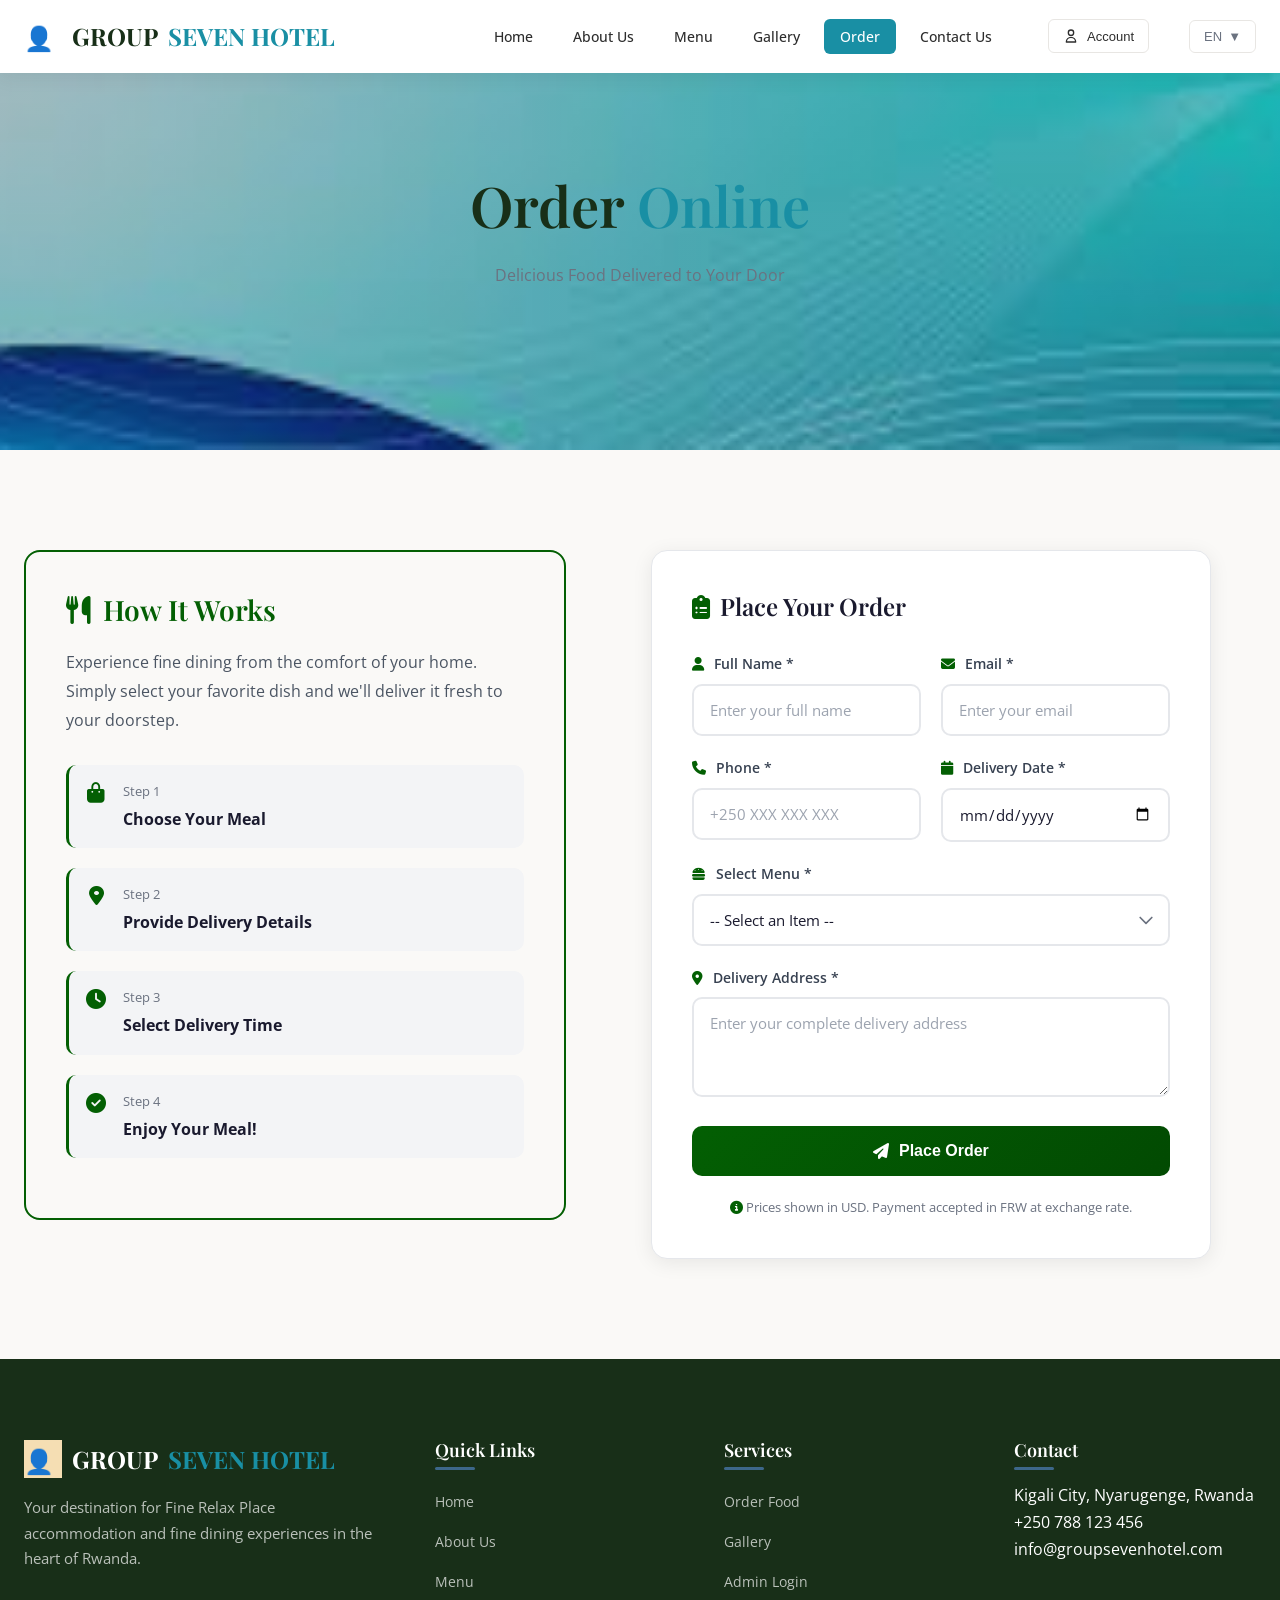
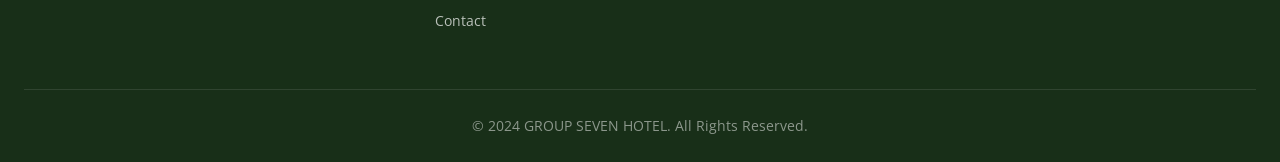
<file: ASSIGNMENT 2 Question 1/pages/order.html>
<!DOCTYPE html>
<html lang="en">
<head>
    <meta charset="UTF-8">
    <meta name="viewport" content="width=device-width, initial-scale=1.0">
    <title>Order - GROUP SEVEN HOTEL</title>
    <link rel="stylesheet" href="../css/style.css">
    <link rel="stylesheet" href="../css/order.css">
    <link rel="stylesheet" href="https://cdnjs.cloudflare.com/ajax/libs/font-awesome/6.4.0/css/all.min.css">
</head>
<body>
    <!-- Header -->
    <header class="header">
        <div class="container">
            <a href="../index.html" class="logo">
                <div class="logo-icon">👤</div>
                GROUP<span>SEVEN HOTEL</span>
            </a>
            
            <div class="nav-wrapper">
                <nav>
                    <ul class="nav-links">
                        <li><a href="../index.html">Home</a></li>
                        <li><a href="about.html">About Us</a></li>
                        <li><a href="menu.html">Menu</a></li>
                        <li><a href="gallery.html">Gallery</a></li>
                        <li><a href="order.html" class="active">Order</a></li>
                        <li><a href="contact.html">Contact Us</a></li>
                    </ul>
                </nav>
                
                <div class="user-account">
                    <button class="user-btn" id="accountBtn">
                        <svg xmlns="http://www.w3.org/2000/svg" fill="none" viewBox="0 0 24 24" stroke="currentColor">
                            <path stroke-linecap="round" stroke-linejoin="round" stroke-width="2" d="M16 7a4 4 0 11-8 0 4 4 0 018 0zM12 14a7 7 0 00-7 7h14a7 7 0 00-7-7z" />
                        </svg>
                        <span>Account</span>
                    </button>
                    <div class="user-dropdown">
                        <a href="#" onclick="openAuthModal('login')">Login</a>
                        <a href="#" onclick="openAuthModal('signup')">Sign Up</a>
                        <a href="../php/admin.php">My Account</a>
                    </div>
                </div>

                <div class="lang-switcher">
                    <button class="lang-btn">
                        <span class="current-lang">EN</span>
                        <span>▼</span>
                    </button>
                    <div class="lang-dropdown">
                        <a href="?lang=en" data-lang="en" class="active">English</a>
                        <a href="?lang=rw" data-lang="rw">Kinyarwanda</a>
                    </div>
                </div>
            </div>
            
            <div class="menu-toggle">
                <span></span>
                <span></span>
                <span></span>
            </div>
        </div>
    </header>

    <!-- Hero -->
    <section class="hero">
        <div class="hero-content">
            <h1>Order <span>Online</span></h1>
            <p>Delicious Food Delivered to Your Door</p>
        </div>
    </section>

    <!-- Order Form -->
    <section class="section">
        <div class="container">
            <div class="order-wrapper">
                <!-- Order Info Side -->
                <div class="order-info">
                    <h3><i class="fas fa-utensils"></i> How It Works</h3>
                    <p>Experience fine dining from the comfort of your home. Simply select your favorite dish and we'll deliver it fresh to your doorstep.</p>
                    
                    <div class="info-item">
                        <i class="fas fa-shopping-bag"></i>
                        <div>
                            <span>Step 1</span>
                            <strong>Choose Your Meal</strong>
                        </div>
                    </div>
                    
                    <div class="info-item">
                        <i class="fas fa-map-marker-alt"></i>
                        <div>
                            <span>Step 2</span>
                            <strong>Provide Delivery Details</strong>
                        </div>
                    </div>
                    
                    <div class="info-item">
                        <i class="fas fa-clock"></i>
                        <div>
                            <span>Step 3</span>
                            <strong>Select Delivery Time</strong>
                        </div>
                    </div>
                    
                    <div class="info-item">
                        <i class="fas fa-check-circle"></i>
                        <div>
                            <span>Step 4</span>
                            <strong>Enjoy Your Meal!</strong>
                        </div>
                    </div>
                </div>
                
                <!-- Order Form -->
                <div class="form-container">
                    <h3><i class="fas fa-clipboard-list"></i> Place Your Order</h3>
                    
                    <div id="orderMessage" class="form-message" style="display: none;"></div>
                    
                    <form id="orderForm">
                        <div class="form-row">
                            <div class="form-group">
                                <label for="full_name"><i class="fas fa-user"></i> Full Name *</label>
                                <input type="text" id="full_name" name="full_name" placeholder="Enter your full name" required>
                            </div>

                            <div class="form-group">
                                <label for="email"><i class="fas fa-envelope"></i> Email *</label>
                                <input type="email" id="email" name="email" placeholder="Enter your email" required>
                            </div>
                        </div>

                        <div class="form-row">
                            <div class="form-group">
                                <label for="phone"><i class="fas fa-phone"></i> Phone *</label>
                                <input type="tel" id="phone" name="phone" placeholder="+250 XXX XXX XXX" required>
                            </div>

                            <div class="form-group">
                                <label for="order_date"><i class="fas fa-calendar"></i> Delivery Date *</label>
                                <input type="date" id="order_date" name="order_date" required>
                            </div>
                        </div>

                        <div class="form-group">
                            <label for="menu_item"><i class="fas fa-hamburger"></i> Select Menu *</label>
                            <select id="menu_item" name="menu_item" required>
                                <option value="">-- Select an Item --</option>
                                <optgroup label="🐟 Fish Dishes">
                                    <option value="Grilled Salmon">Grilled Salmon - $28.99</option>
                                    <option value="Pan-Fried Sea Bass">Pan-Fried Sea Bass - $32.99</option>
                                    <option value="Fish & Chips">Fish & Chips - $22.99</option>
                                    <option value="Shrimp Scampi">Shrimp Scampi - $26.99</option>
                                    <option value="Lobster Thermidor">Lobster Thermidor - $45.99</option>
                                </optgroup>
                                <optgroup label="🍖 Main Courses">
                                    <option value="Beef Wellington">Beef Wellington - $38.99</option>
                                    <option value="Grilled Ribeye Steak">Grilled Ribeye Steak - $34.99</option>
                                    <option value="Roast Chicken">Roast Chicken - $24.99</option>
                                    <option value="Lamb Chops">Lamb Chops - $36.99</option>
                                    <option value="Vegetable Stroganoff">Vegetable Stroganoff - $19.99</option>
                                </optgroup>
                                <optgroup label="🍷 Drinks">
                                    <option value="House Red Wine">House Red Wine - $12.99</option>
                                    <option value="House White Wine">House White Wine - $12.99</option>
                                    <option value="Champagne">Champagne - $18.99</option>
                                    <option value="Classic Mojito">Classic Mojito - $14.99</option>
                                    <option value="Margarita">Margarita - $13.99</option>
                                </optgroup>
                                <optgroup label="🧃 Fresh Juices">
                                    <option value="Fresh Orange Juice">Fresh Orange Juice - $6.99</option>
                                    <option value="Apple Juice">Apple Juice - $6.99</option>
                                    <option value="Mango Juice">Mango Juice - $7.99</option>
                                    <option value="Pineapple Juice">Pineapple Juice - $7.99</option>
                                    <option value="Mixed Berry Smoothie">Mixed Berry Smoothie - $8.99</option>
                                </optgroup>
                                <optgroup label="🍰 Desserts">
                                    <option value="Chocolate Lava Cake">Chocolate Lava Cake - $12.99</option>
                                    <option value="Crème Brûlée">Crème Brûlée - $10.99</option>
                                    <option value="Tiramisu">Tiramisu - $11.99</option>
                                    <option value="Cheesecake">Cheesecake - $9.99</option>
                                    <option value="Apple Pie">Apple Pie - $8.99</option>
                                </optgroup>
                            </select>
                        </div>

                        <div class="form-group">
                            <label for="address"><i class="fas fa-map-marker-alt"></i> Delivery Address *</label>
                            <textarea id="address" name="address" rows="3" placeholder="Enter your complete delivery address" required></textarea>
                        </div>

                        <button type="submit" class="btn-order">
                            <i class="fas fa-paper-plane"></i> Place Order
                        </button>
                    </form>
                    
                    <p class="price-note"><i class="fas fa-info-circle"></i> Prices shown in USD. Payment accepted in FRW at exchange rate.</p>
                </div>
            </div>
        </div>
    </section>

    <!-- Footer -->
    <footer class="footer">
        <div class="container">
            <div class="footer-grid">
                <div class="footer-brand">
                    <a href="../index.html" class="logo" style="color: white;">
                        <div class="logo-icon" style="background-color: wheat;">👤</div>
                        GROUP<span>SEVEN HOTEL</span>
                    </a>
                    <p>Your destination for Fine Relax Place accommodation and fine dining experiences in the heart of Rwanda.</p>
                </div>
                <div class="footer-links">
                    <h4>Quick Links</h4>
                    <a href="../index.html">Home</a>
                    <a href="about.html">About Us</a>
                    <a href="menu.html">Menu</a>
                    <a href="contact.html">Contact</a>
                </div>
                <div class="footer-links">
                    <h4>Services</h4>
                    <a href="order.html">Order Food</a>
                    <a href="gallery.html">Gallery</a>
                    <a href="../php/login.php">Admin Login</a>
                </div>
                <div class="footer-links">
                    <h4>Contact</h4>
                    <p>Kigali City, Nyarugenge, Rwanda</p>
                    <p>+250 788 123 456</p>
                    <p>info@groupsevenhotel.com</p>
                </div>
            </div>
            <div class="footer-bottom">
                <p>&copy; 2024 GROUP SEVEN HOTEL. All Rights Reserved.</p>
            </div>
        </div>
    </footer>

    <script src="../js/script.js"></script>
    <script src="../js/order.js"></script>
    
    <!-- Auth Modal -->
    <div class="modal-overlay" id="authModal">
        <div class="modal-container">
            <button class="modal-close" onclick="closeAuthModal()">&times;</button>
            
            <div class="auth-header">
                <div class="auth-logo"><span>👤</span></div>
                <h2>GROUP SEVEN HOTEL</h2>
                <p class="auth-subtitle">Welcome back! Please login or create an account.</p>
            </div>
            
            <div class="auth-tabs">
                <button class="auth-tab active" id="loginTab" onclick="switchAuthTab('login')">Login</button>
                <button class="auth-tab" id="signupTab" onclick="switchAuthTab('signup')">Sign Up</button>
            </div>
            
            <form id="loginForm" method="POST" action="../php/login.php">
                <div class="auth-instruction">
                    <i class="fas fa-sign-in-alt"></i> Enter your credentials to access your account
                </div>
                <div class="form-group">
                    <label for="login_email"><i class="fas fa-envelope"></i> Email</label>
                    <input type="email" id="login_email" name="email" placeholder="your@email.com" required>
                </div>
                <div class="form-group">
                    <label for="login_password"><i class="fas fa-lock"></i> Password</label>
                    <input type="password" id="login_password" name="password" placeholder="Enter your password" required>
                </div>
                <button type="submit" class="btn btn-primary" style="width: 100%;">
                    <i class="fas fa-sign-in-alt"></i> Login
                </button>
            </form>
            
            <form id="signupForm" method="POST" action="../php/login.php" style="display: none;">
                <div class="auth-instruction">
                    <i class="fas fa-user-plus"></i> Create an account to order food and book rooms
                </div>
                <div class="form-group">
                    <label for="signup_name"><i class="fas fa-user"></i> Full Name</label>
                    <input type="text" id="signup_name" name="full_name" placeholder="Your full name" required>
                </div>
                <div class="form-group">
                    <label for="signup_email"><i class="fas fa-envelope"></i> Email</label>
                    <input type="email" id="signup_email" name="email" placeholder="your@email.com" required>
                </div>
                <div class="form-group">
                    <label for="signup_phone"><i class="fas fa-phone"></i> Phone</label>
                    <input type="tel" id="signup_phone" name="phone" placeholder="+250 XXX XXX XXX" required>
                </div>
                <div class="form-group">
                    <label for="signup_password"><i class="fas fa-lock"></i> Password</label>
                    <input type="password" id="signup_password" name="password" placeholder="Create a password" required>
                </div>
                <button type="submit" class="btn btn-primary" style="width: 100%;">
                    <i class="fas fa-user-plus"></i> Create Account
                </button>
            </form>
            
            <div class="auth-footer">
                <p><i class="fas fa-phone-alt"></i> Need help? Call: +250 788 123 456</p>
            </div>
        </div>
    </div>

    <style>
        .auth-header {text-align:center;margin-bottom:24px;}
        .auth-header .auth-logo {width:64px;height:64px;background:linear-gradient(135deg,#035f03,#024a02);border-radius:50%;display:flex;align-items:center;justify-content:center;margin:0 auto 12px;color:white;}
        .auth-header h2 {color:#1a1a2e;font-size:22px;margin-bottom:4px;}
        .auth-header .auth-subtitle {color:#6b7280;font-size:14px;margin:0;}
        .auth-instruction {background:#f3f4f6;padding:12px;border-radius:8px;margin-bottom:16px;font-size:13px;color:#4b5563;display:flex;align-items:center;justify-content:center;gap:8px;}
        .auth-instruction i {color:#035f03;}
        .auth-form .form-group label i {margin-right:6px;color:#035f03;}
        .auth-form .btn i {margin-right:6px;}
        .auth-footer {text-align:center;margin-top:16px;padding-top:16px;border-top:1px solid #e5e7eb;}
        .auth-footer p {margin:0;font-size:13px;color:#6b7280;}
        .auth-footer i {color:#035f03;margin-right:4px;}
    </style>

    <script>
        function openAuthModal(tab) {
            document.getElementById('authModal').classList.add('active');
            switchAuthTab(tab);
        }
        
        function closeAuthModal() {
            document.getElementById('authModal').classList.remove('active');
            document.getElementById('loginForm').reset();
            document.getElementById('signupForm').reset();
        }
        
        function switchAuthTab(tab) {
            if (tab === 'signup') {
                document.getElementById('loginForm').style.display = 'none';
                document.getElementById('signupForm').style.display = 'block';
                document.getElementById('signupTab').classList.add('active');
                document.getElementById('loginTab').classList.remove('active');
            } else {
                document.getElementById('signupForm').style.display = 'none';
                document.getElementById('loginForm').style.display = 'block';
                document.getElementById('loginTab').classList.add('active');
                document.getElementById('signupTab').classList.remove('active');
            }
        }
        
        document.getElementById('authModal').addEventListener('click', function(e) {
            if (e.target === this) closeAuthModal();
        });
        
        document.addEventListener('keydown', function(e) {
            if (e.key === 'Escape') closeAuthModal();
        });
    </script>
</body>
</html>
</file>
<file: ASSIGNMENT 2 Question 1/css/style.css>
/* GROUP SEVEN HOTEL - Creative CSS Stylesheet */

@import url('https://fonts.googleapis.com/css2?family=Playfair+Display:wght@400;500;600;700&family=Open+Sans:wght@400;500;600;700&display=swap');

:root {
    --primary: #182f18;
    --brand: #198fa4;
    --brand-dark: #0f99a0;
    --brand-light: #3d678a;
    --background: #faf9f7;
    --surface: #ffffff;
    --text: #2d2d2d;
    --text-light: #6b7280;
    --light: #f5f4f2;
    --border: #e8e6e3;
    --success: #0a468b;
    --error: #ef4444;
    --white: #ffffff;
    --shadow: 0 4px 20px rgba(0, 0, 0, 0.08);
    --shadow-lg: 0 8px 30px rgba(0, 0, 0, 0.12);
    --radius: 12px;
    --radius-sm: 6px;
    --transition: all 0.3s ease;
}

* {
    margin: 0;
    padding: 0;
    box-sizing: border-box;
}

html {
    scroll-behavior: smooth;
}

body {
    font-family: 'Open Sans', sans-serif;
    background-color: var(--background);
    color: var(--text);
    line-height: 1.7;
    overflow-x: hidden;
}

h1, h2, h3, h4, h5 {
    font-family: 'Playfair Display', serif;
    font-weight: 600;
    line-height: 1.3;
}

a {
    text-decoration: none;
    color: inherit;
    transition: var(--transition);
}

ul {
    list-style: none;
}

img {
    max-width: 100%;
    height: auto;
}

.container {
    max-width: 1280px;
    margin: 0 auto;
    padding: 0 24px;
}

/* ==================== HEADER & NAVIGATION ==================== */
.header {
    background: var(--white);
    box-shadow: 0 2px 20px rgba(0, 0, 0, 0.08);
    padding: 16px 0;
    position: fixed;
    top: 0;
    left: 0;
    right: 0;
    z-index: 1000;
    transition: var(--transition);
}

.header.scrolled {
    padding: 12px 0;
    box-shadow: 0 4px 30px rgba(0, 0, 0, 0.12);
}

.header .container {
    display: flex;
    justify-content: space-between;
    align-items: center;
}

.logo {
    font-family: 'Playfair Display', serif;
    font-size: 24px;
    font-weight: 700;
    color: var(--primary);
    display: flex;
    align-items: center;
    gap: 10px;
}

.logo span {
    color: var(--brand);
}

.logo-icon {
    width: 38px;
    height: 38px;
    fill: var(--brand);
    flex-shrink: 0;
}

/* Navigation */
.nav-wrapper {
    display: flex;
    align-items: center;
    gap: 40px;
}

.nav-links {
    display: flex;
    gap: 8px;
}

.nav-links a {
    color: var(--text);
    font-weight: 500;
    font-size: 14px;
    padding: 8px 16px;
    border-radius: var(--radius-sm);
    position: relative;
    transition: var(--transition);
}

.nav-links a:hover,
.nav-links a.active {
    color: white;
    background: var(--brand);
}

.nav-links a::before {
    display: none;
}

/* User Account */
.user-account {
    display: flex;
    align-items: center;
    gap: 12px;
}

.user-btn {
    display: flex;
    align-items: center;
    gap: 8px;
    padding: 8px 14px;
    background: transparent;
    border: 1px solid var(--border);
    border-radius: var(--radius-sm);
    color: var(--text);
    font-size: 13px;
    font-weight: 500;
    cursor: pointer;
    transition: var(--transition);
}

.user-btn:hover {
    border-color: var(--secondary);
    color: var(--primary);
}

.user-btn svg {
    width: 16px;
    height: 16px;
}

.user-dropdown {
    position: absolute;
    top: calc(100% + 8px);
    right: 0;
    background: var(--surface);
    border-radius: var(--radius-sm);
    box-shadow: var(--shadow-lg);
    overflow: hidden;
    opacity: 0;
    visibility: hidden;
    transform: translateY(-10px);
    transition: var(--transition);
    min-width: 160px;
    border: 1px solid var(--border);
}

.user-account:hover .user-dropdown {
    opacity: 1;
    visibility: visible;
    transform: translateY(0);
}

.user-dropdown a {
    display: flex;
    align-items: center;
    gap: 10px;
    padding: 12px 16px;
    color: var(--text);
    font-size: 14px;
    transition: var(--transition);
}

.user-dropdown a:hover {
    background: var(--light);
    color: var(--primary);
}

.user-dropdown a.logout {
    color: var(--error);
    border-top: 1px solid var(--border);
}

/* Language Switcher */
.lang-switcher {
    position: relative;
}

.lang-btn {
    display: flex;
    align-items: center;
    gap: 6px;
    padding: 8px 14px;
    background: var(--white);
    border: 1px solid var(--border);
    border-radius: var(--radius-sm);
    color: var(--text-light);
    font-size: 13px;
    font-weight: 500;
    cursor: pointer;
    transition: var(--transition);
}

.lang-btn:hover {
    border-color: var(--brand);
    color: var(--brand);
}

.user-btn:hover {
    border-color: var(--brand);
    color: var(--brand);
}

.lang-dropdown {
    position: absolute;
    top: calc(100% + 8px);
    right: 0;
    background: var(--surface);
    border-radius: var(--radius-sm);
    box-shadow: var(--shadow-lg);
    overflow: hidden;
    opacity: 0;
    visibility: hidden;
    transform: translateY(-10px);
    transition: var(--transition);
    min-width: 130px;
    border: 1px solid var(--border);
}

.lang-switcher:hover .lang-dropdown {
    opacity: 1;
    visibility: visible;
    transform: translateY(0);
}

.lang-dropdown a {
    display: block;
    padding: 10px 16px;
    color: var(--text);
    font-size: 14px;
    transition: var(--transition);
}

.lang-dropdown a:hover,
.user-dropdown a:hover {
    background: var(--brand);
    color: white;
}

.lang-dropdown a.active,
.user-dropdown a.active {
    background: var(--brand);
    color: white;
}

/* Mobile Menu Toggle */
.menu-toggle {
    display: none;
    flex-direction: column;
    gap: 5px;
    cursor: pointer;
    padding: 10px;
    background: var(--light);
    border-radius: 8px;
}

.menu-toggle span {
    width: 24px;
    height: 2px;
    background: var(--primary);
    border-radius: 3px;
    transition: var(--transition);
}

.menu-toggle.active span:nth-child(1) {
    transform: rotate(45deg) translate(5px, 5px);
}

.menu-toggle.active span:nth-child(2) {
    opacity: 0;
}

.menu-toggle.active span:nth-child(3) {
    transform: rotate(-45deg) translate(5px, -5px);
}

/* ==================== HERO SECTION ==================== */
.hero {
    min-height: 100vh;
    background: linear-gradient(rgba(255,255,255,0.85), rgba(255,255,255,0.7)),
                url('../images/images-bggg.jfif');
    background-size: cover;
    background-position: center;
    background-attachment: fixed;
    display: flex;
    align-items: center;
    justify-content: center;
    text-align: center;
    padding: 120px 24px 80px;
    position: relative;
}

.hero-content {
    position: relative;
    z-index: 1;
    max-width: 700px;
}

.hero-badge {
    display: inline-flex;
    align-items: center;
    gap: 8px;
    background: var(--brand);
    padding: 8px 20px;
    border-radius: var(--radius-sm);
    color: white;
    font-size: 13px;
    font-weight: 600;
    margin-bottom: 20px;
    text-transform: uppercase;
    letter-spacing: 1px;
}

.hero-content h1 {
    font-size: clamp(36px, 6vw, 56px);
    color: var(--primary);
    margin-bottom: 20px;
    animation: fadeInUp 0.8s ease 0.2s both;
}

.hero-content h1 span {
    color: var(--brand);
}

.hero-content p {
    font-size: 16px;
    color: var(--text-light);
    margin-bottom: 32px;
    max-width: 500px;
    margin-left: auto;
    margin-right: auto;
    animation: fadeInUp 0.8s ease 0.4s both;
}

.hero-buttons {
    display: flex;
    gap: 12px;
    justify-content: center;
    flex-wrap: wrap;
    animation: fadeInUp 0.8s ease 0.6s both;
}

/* ==================== BUTTONS ==================== */
.btn {
    display: inline-flex;
    align-items: center;
    justify-content: center;
    gap: 8px;
    padding: 12px 28px;
    border-radius: var(--radius-sm);
    font-weight: 600;
    font-size: 14px;
    cursor: pointer;
    transition: var(--transition);
    border: 2px solid transparent;
}

.btn-primary {
    background: var(--brand);
    color: white;
}

.btn-primary:hover {
    background: var(--brand-dark);
    transform: translateY(-2px);
}

.btn-secondary {
    background: transparent;
    color: var(--brand);
    border-color: var(--brand);
}

.btn-secondary:hover {
    background: var(--brand);
    color: white;
}

.btn-outline {
    background: transparent;
    color: var(--brand);
    border-color: var(--brand);
}

.btn-outline:hover {
    background: var(--brand);
    color: white;
}

/* ==================== SECTIONS ==================== */
.section {
    padding: 100px 0;
}

.section-header {
    text-align: center;
    max-width: 600px;
    margin: 0 auto 60px;
}

.section-title {
    font-size: clamp(32px, 5vw, 44px);
    color: var(--primary);
    margin-bottom: 16px;
}

.section-subtitle {
    font-size: 17px;
    color: var(--text-light);
}

/* ==================== ABOUT SECTION ==================== */
.about {
    background: var(--surface);
}

.about-grid {
    display: grid;
    grid-template-columns: 1fr 1fr;
    gap: 60px;
    align-items: center;
}

.about-image {
    position: relative;
}

.about-image img {
    width: 100%;
    border-radius: var(--radius);
    box-shadow: var(--shadow-lg);
}

.about-image::before {
    content: '';
    position: absolute;
    top: -20px;
    left: -20px;
    right: 20px;
    bottom: 20px;
    background: var(--primary);
    border-radius: var(--radius);
    opacity: 0.15;
    z-index: -1;
}

.about-content h3 {
    font-size: 32px;
    color: var(--primary);
    margin-bottom: 20px;
}

.about-content p {
    color: var(--text-light);
    margin-bottom: 24px;
}

.about-features {
    display: grid;
    gap: 16px;
    margin-top: 30px;
}

.about-feature {
    display: flex;
    align-items: center;
    gap: 12px;
}

.about-feature-icon {
    width: 48px;
    height: 48px;
    background: var(--primary);
    border-radius: 12px;
    display: flex;
    align-items: center;
    justify-content: center;
    color: white;
    font-size: 20px;
    flex-shrink: 0;
}

/* ==================== SERVICES SECTION ==================== */
.services-section {
    background: var(--background);
    padding: 100px 0;
}

.services-grid {
    display: grid;
    grid-template-columns: repeat(4, 1fr);
    gap: 24px;
}

.service-card {
    background: var(--surface);
    padding: 40px 28px;
    border-radius: var(--radius);
    text-align: center;
    border: 1px solid var(--border);
    transition: var(--transition);
    position: relative;
    overflow: hidden;
}

.service-card::before {
    content: '';
    position: absolute;
    top: 0;
    left: 0;
    right: 0;
    height: 4px;
    background: var(--brand);
    transform: scaleX(0);
    transition: var(--transition);
}

.service-card:hover {
    transform: translateY(-8px);
    box-shadow: var(--shadow-lg);
    border-color: var(--brand);
}

.service-card:hover::before {
    transform: scaleX(1);
}

.service-icon {
    width: 64px;
    height: 64px;
    background: linear-gradient(135deg, rgba(37, 99, 235, 0.1), rgba(37, 99, 235, 0.05));
    border-radius: 16px;
    display: flex;
    align-items: center;
    justify-content: center;
    color: var(--brand);
    margin: 0 auto 24px;
}

.service-icon svg {
    width: 32px;
    height: 32px;
}

.service-card h3 {
    color: var(--primary);
    font-size: 20px;
    margin-bottom: 12px;
}

.service-card p {
    color: var(--text-light);
    font-size: 14px;
    margin-bottom: 20px;
    line-height: 1.6;
}

.service-link {
    color: var(--brand);
    font-weight: 600;
    font-size: 14px;
    transition: var(--transition);
}

.service-link:hover {
    color: var(--brand-dark);
}

@media (max-width: 1024px) {
    .services-grid {
        grid-template-columns: repeat(2, 1fr);
    }
}

@media (max-width: 640px) {
    .services-grid {
        grid-template-columns: 1fr;
    }
}

/* ==================== MENU SECTION ==================== */
.menu-category {
    margin-bottom: 50px;
}

.menu-category h3 {
    font-size: 26px;
    color: var(--primary);
    margin-bottom: 24px;
    padding-bottom: 12px;
    border-bottom: 3px solid var(--brand);
    display: inline-block;
}

.menu-table {
    width: 100%;
    border-collapse: separate;
    border-spacing: 0;
    background: var(--surface);
    box-shadow: var(--shadow);
    border-radius: var(--radius);
    overflow: hidden;
}

.menu-table thead {
    background: var(--brand);
    color: white;
}

.menu-table th {
    padding: 18px 24px;
    text-align: left;
    font-weight: 600;
    font-size: 15px;
    text-transform: uppercase;
    letter-spacing: 0.5px;
}

.menu-table td {
    padding: 18px 24px;
    border-bottom: 1px solid #f0f0f0;
}

.menu-table tr:last-child td {
    border-bottom: none;
}

.menu-table tr:nth-child(even) {
    background: var(--light);
}

.menu-table tr:hover {
    background: rgba(37, 99, 235, 0.05);
}

.menu-table .item-name {
    font-weight: 600;
    color: var(--brand);
}

.menu-table .category {
    font-weight: 600;
    color: var(--primary);
    white-space: nowrap;
}

.menu-table tr {
    cursor: pointer;
    transition: var(--transition);
}

.menu-table .description {
    color: var(--text-light);
    font-size: 14px;
}

.menu-table .price {
    color: var(--brand);
    font-weight: 700;
    font-size: 18px;
}

/* ==================== GALLERY SECTION ==================== */
.gallery-grid {
    display: grid;
    grid-template-columns: repeat(3, 1fr);
    gap: 24px;
}

.gallery-item {
    position: relative;
    border-radius: var(--radius);
    overflow: hidden;
    box-shadow: var(--shadow);
    aspect-ratio: 4/3;
}

.gallery-item a {
    display: block;
    width: 100%;
    height: 100%;
}

.gallery-item img {
    width: 100%;
    height: 100%;
    object-fit: cover;
    transition: var(--transition);
}

.gallery-item:hover img {
    transform: scale(1.1);
}

.gallery-overlay {
    position: absolute;
    inset: 0;
    background: linear-gradient(to top, rgba(26, 26, 46, 0.9) 0%, transparent 60%);
    display: flex;
    align-items: flex-end;
    padding: 24px;
    opacity: 0;
    transition: var(--transition);
}

.gallery-item:hover .gallery-overlay {
    opacity: 1;
}

.gallery-overlay h4 {
    color: white;
    font-size: 20px;
}

.gallery-overlay span {
    color: var(--brand-light);
    font-size: 14px;
    font-weight: 500;
}

/* ==================== FORMS ==================== */
.form-container {
    max-width: 560px;
    margin: 0 auto;
    background: var(--surface);
    padding: 48px;
    border-radius: var(--radius);
    box-shadow: var(--shadow-lg);
}

.form-group {
    margin-bottom: 24px;
}

.form-group label {
    display: block;
    font-weight: 600;
    margin-bottom: 8px;
    color: var(--primary);
    font-size: 14px;
}

.form-group input,
.form-group select,
.form-group textarea {
    width: 100%;
    padding: 14px 20px;
    border: 2px solid #e5e7eb;
    border-radius: 12px;
    font-size: 15px;
    font-family: inherit;
    transition: var(--transition);
    background: var(--light);
}

.form-group input:focus,
.form-group select:focus,
.form-group textarea:focus {
    outline: none;
    border-color: var(--brand);
    background: white;
    box-shadow: 0 0 0 4px rgba(37, 99, 235, 0.1);
}

.form-group textarea {
    min-height: 140px;
    resize: vertical;
}

.form-message {
    padding: 16px 20px;
    border-radius: 12px;
    margin-bottom: 24px;
    font-weight: 500;
    text-align: center;
}

.form-message.success {
    background: rgba(16, 185, 129, 0.1);
    color: var(--success);
    border: 1px solid var(--success);
}

.form-message.error {
    background: rgba(239, 68, 68, 0.1);
    color: var(--error);
    border: 1px solid var(--error);
}

/* ==================== LOGIN PAGE ==================== */
.login-page {
    min-height: 100vh;
    display: flex;
    align-items: center;
    justify-content: center;
    background: linear-gradient(rgba(255,255,255,0.9), rgba(255,255,255,0.9)),
                url('../images/image-bg.avif');
    background-size: cover;
    background-position: center;
    background-attachment: fixed;
    padding: 24px;
}

.login-container {
    background: white;
    padding: 48px;
    border-radius: var(--radius);
    box-shadow: var(--shadow-lg);
    width: 100%;
    max-width: 440px;
}

.login-container h2 {
    text-align: center;
    color: var(--primary);
    margin-bottom: 8px;
    font-size: 28px;
}

.login-container > p {
    text-align: center;
    color: var(--text-light);
    margin-bottom: 32px;
}

/* ==================== AUTH SECTION ==================== */
.auth-section {
    min-height: 100vh;
    display: flex;
    align-items: center;
    justify-content: center;
    background: linear-gradient(rgba(255,255,255,0.9), rgba(255,255,255,0.9)),
                url('../images/image-bg.avif');
    background-size: cover;
    background-position: center;
    background-attachment: fixed;
    padding: 120px 24px 60px;
}

.auth-container {
    background: white;
    padding: 48px;
    border-radius: var(--radius);
    box-shadow: var(--shadow-lg);
    width: 100%;
    max-width: 420px;
}

.auth-form {
    display: none;
}

.auth-form.active {
    display: block;
}

.auth-tabs {
    display: flex;
    gap: 8px;
    margin-bottom: 24px;
}

.auth-tab {
    flex: 1;
    padding: 10px;
    text-align: center;
    color: var(--text-light);
    font-weight: 600;
    font-size: 14px;
    border-radius: var(--radius-sm);
    transition: var(--transition);
    background: var(--light);
    border: none;
    cursor: pointer;
}

.auth-tab.active {
    background: var(--brand);
    color: white;
}

.auth-tab:not(.active):hover {
    background: var(--border);
}

/* ==================== MODAL ==================== */
.modal-overlay {
    position: fixed;
    top: 0;
    left: 0;
    width: 100%;
    height: 100%;
    background: rgba(0, 0, 0, 0.7);
    display: flex;
    align-items: center;
    justify-content: center;
    z-index: 2000;
    opacity: 0;
    visibility: hidden;
    transition: var(--transition);
}

.modal-overlay.active {
    opacity: 1;
    visibility: visible;
    display: flex !important;
}

#authModal {
    display: none;
    opacity: 0;
    visibility: hidden;
}

#authModal.active {
    display: flex !important;
    opacity: 1;
    visibility: visible;
}

.modal-container {
    background: white;
    padding: 40px;
    border-radius: var(--radius);
    box-shadow: var(--shadow-lg);
    width: 100%;
    max-width: 400px;
    max-height: 90vh;
    overflow-y: auto;
    position: relative;
    transform: translateY(20px);
    transition: var(--transition);
}

.modal-overlay.active .modal-container {
    transform: translateY(0);
}

/* Auth forms */
#loginForm, #signupForm {
    display: block;
    background: white;
}

#loginForm .form-group, #signupForm .form-group {
    margin-bottom: 16px;
}

#loginForm .form-group label, #signupForm .form-group label {
    display: block;
    margin-bottom: 6px;
    font-weight: 600;
    color: #1a1a2e;
    font-size: 14px;
}

#loginForm input, #signupForm input {
    width: 100%;
    padding: 12px 16px;
    border: 2px solid #e5e7eb;
    border-radius: 8px;
    font-size: 14px;
    transition: all 0.3s;
    box-sizing: border-box;
    background: white;
    color: #1a1a2e;
}

#loginForm input:focus, #signupForm input:focus {
    border-color: #035f03;
    outline: none;
    box-shadow: 0 0 0 3px rgba(37, 99, 235, 0.1);
}

#loginForm input::placeholder, #signupForm input::placeholder {
    color: #9ca3af;
    opacity: 1;
}

#loginForm .btn, #signupForm .btn {
    margin-top: 8px;
    padding: 14px 24px;
    font-size: 15px;
    font-weight: 600;
    border: none;
    cursor: pointer;
}

.modal-close {
    position: absolute;
    top: 16px;
    right: 16px;
    background: none;
    border: none;
    font-size: 24px;
    color: var(--text-light);
    cursor: pointer;
    width: 32px;
    height: 32px;
    display: flex;
    align-items: center;
    justify-content: center;
    border-radius: 50%;
    transition: var(--transition);
}

.modal-close:hover {
    background: var(--light);
    color: var(--primary);
}

/* ==================== ADMIN DASHBOARD ==================== */
.admin-container {
    padding: 100px 24px 40px;
    background: var(--light);
    min-height: 100vh;
}

.admin-header {
    display: flex;
    justify-content: space-between;
    align-items: center;
    background: var(--primary);
    color: white;
    padding: 24px 32px;
    border-radius: var(--radius);
    margin-bottom: 32px;
}

.admin-header h1 {
    color: white;
    font-size: 24px;
}

.admin-header-right {
    display: flex;
    align-items: center;
    gap: 20px;
}

.admin-header a {
    color: var(--brand-light);
    font-weight: 500;
}

.admin-header a:hover {
    color: white;
}

.admin-card {
    background: white;
    border-radius: var(--radius);
    padding: 32px;
    box-shadow: var(--shadow);
    margin-bottom: 32px;
}

.admin-card h2 {
    color: var(--primary);
    margin-bottom: 24px;
    font-size: 22px;
    display: flex;
    align-items: center;
    gap: 12px;
}

.admin-card h2 span {
    background: var(--brand);
    color: white;
    font-size: 14px;
    padding: 4px 12px;
    border-radius: 20px;
}

.data-table {
    width: 100%;
    border-collapse: collapse;
}

.data-table thead {
    background: var(--primary);
    color: white;
}

.data-table th {
    padding: 14px 18px;
    text-align: left;
    font-weight: 600;
    font-size: 13px;
    text-transform: uppercase;
    letter-spacing: 0.5px;
}

.data-table td {
    padding: 14px 18px;
    border-bottom: 1px solid #f0f0f0;
    font-size: 14px;
}

.data-table tr:hover {
    background: rgba(37, 99, 235, 0.03);
}

/* ==================== CONTACT SECTION ==================== */
.contact-grid {
    display: grid;
    grid-template-columns: 1fr 1fr;
    gap: 60px;
}

.contact-info h3 {
    font-size: 28px;
    color: var(--primary);
    margin-bottom: 16px;
}

.contact-info > p {
    color: var(--text-light);
    margin-bottom: 32px;
}

.contact-item {
    display: flex;
    align-items: flex-start;
    gap: 16px;
    margin-bottom: 24px;
}

.contact-icon {
    width: 52px;
    height: 52px;
    background: var(--primary);
    border-radius: 14px;
    display: flex;
    align-items: center;
    justify-content: center;
    color: white;
    font-size: 22px;
    flex-shrink: 0;
}

.contact-item h4 {
    color: var(--primary);
    margin-bottom: 4px;
    font-size: 16px;
}

.contact-item p {
    color: var(--text-light);
    font-size: 14px;
}

/* ==================== FOOTER ==================== */
.footer {
    background: var(--primary);
    color: white;
    padding: 80px 0 24px;
}

.footer-grid {
    display: grid;
    grid-template-columns: 1.5fr 1fr 1fr 1fr;
    gap: 48px;
    margin-bottom: 48px;
}

.footer-brand p {
    color: rgba(255, 255, 255, 0.7);
    margin-top: 16px;
    font-size: 15px;
}

.footer h4 {
    color: white;
    font-size: 18px;
    margin-bottom: 20px;
    position: relative;
}

.footer h4::after {
    content: '';
    position: absolute;
    bottom: -8px;
    left: 0;
    width: 40px;
    height: 3px;
    background: var(--brand-light);
    border-radius: 2px;
}

.footer-links a {
    display: block;
    color: rgba(255, 255, 255, 0.7);
    padding: 8px 0;
    font-size: 14px;
    transition: var(--transition);
}

.footer-links a:hover {
    color: var(--brand-light);
    padding-left: 4px;
}

.footer-bottom {
    text-align: center;
    padding-top: 24px;
    border-top: 1px solid rgba(255, 255, 255, 0.1);
    color: rgba(255, 255, 255, 0.5);
    font-size: 14px;
}

/* ==================== ANIMATIONS ==================== */
@keyframes fadeInDown {
    from {
        opacity: 0;
        transform: translateY(-20px);
    }
    to {
        opacity: 1;
        transform: translateY(0);
    }
}

@keyframes fadeInUp {
    from {
        opacity: 0;
        transform: translateY(20px);
    }
    to {
        opacity: 1;
        transform: translateY(0);
    }
}

/* ==================== RESPONSIVE ==================== */
@media (max-width: 1024px) {
    .about-grid,
    .contact-grid {
        grid-template-columns: 1fr;
        gap: 40px;
    }
    
    .features-grid,
    .gallery-grid,
    .footer-grid {
        grid-template-columns: repeat(2, 1fr);
    }
}

@media (max-width: 768px) {
    .menu-toggle {
        display: flex;
    }
    
    .nav-wrapper {
        position: fixed;
        top: 0;
        right: -100%;
        width: 280px;
        height: 100vh;
        background: white;
        flex-direction: column;
        justify-content: center;
        padding: 24px;
        gap: 24px;
        transition: var(--transition);
        box-shadow: -4px 0 30px rgba(0, 0, 0, 0.15);
    }
    
    .nav-wrapper.active {
        right: 0;
    }
    
    .nav-links {
        flex-direction: column;
        background: transparent;
        padding: 0;
    }
    
    .nav-links a {
        padding: 14px 20px;
    }
    
    .nav-links a:hover,
    .nav-links a.active {
        background: var(--brand);
    }
    
    .hero {
        padding: 140px 24px 60px;
    }
    
    .hero-content p {
        font-size: 16px;
    }
    
    .hero-buttons {
        flex-direction: column;
        align-items: center;
    }
    
    .features-grid,
    .gallery-grid,
    .footer-grid {
        grid-template-columns: 1fr;
    }
    
    .feature-card {
        padding: 32px 24px;
    }
    
    .form-container,
    .login-container {
        padding: 32px 24px;
    }
    
    .admin-header {
        flex-direction: column;
        gap: 16px;
        text-align: center;
    }
    
    .admin-card {
        padding: 24px;
    }
    
    .data-table {
        font-size: 12px;
    }
    
    .data-table th,
    .data-table td {
        padding: 10px 8px;
    }
}

@media (max-width: 480px) {
    .container {
        padding: 0 16px;
    }
    
    .section {
        padding: 60px 0;
    }
    
    .btn {
        padding: 12px 24px;
        font-size: 14px;
    }
    
    .menu-table {
        font-size: 12px;
    }
    
    .menu-table th,
    .menu-table td {
        padding: 12px 14px;
    }
}
</file>
<file: ASSIGNMENT 2 Question 1/css/order.css>
.hero {
    min-height: 50vh;
    background: linear-gradient(rgba(26, 26, 46, 0.3), rgba(26, 26, 46, 0.3)), url('../images/images-bggg.jfif');
    background-size: cover;
    background-position: center;
    background-attachment: fixed;
    display: flex;
    align-items: center;
    justify-content: center;
    text-align: center;
    padding: 100px 24px 60px;
}

.order-wrapper {
    display: grid;
    grid-template-columns: 1fr 1.2fr;
    gap: 40px;
    align-items: start;
}

.order-info {
    background: transparent;
    color: #1a1a2e;
    padding: 40px;
    border-radius: 16px;
    border: 2px solid #035f03;
}

.order-info h3 {
    font-size: 28px;
    margin-bottom: 20px;
    display: flex;
    align-items: center;
    gap: 12px;
    color: #035f03;
}

.order-info p {
    font-size: 16px;
    line-height: 1.8;
    color: #4b5563;
    margin-bottom: 30px;
}

.info-item {
    display: flex;
    align-items: flex-start;
    gap: 15px;
    margin-bottom: 20px;
    padding: 15px;
    background: #f3f4f6;
    border-radius: 10px;
    border-left: 3px solid #035f03;
}

.info-item i {
    font-size: 20px;
    margin-top: 3px;
    width: 24px;
    text-align: center;
    color: #035f03;
}

.info-item div span {
    display: block;
    font-size: 13px;
    color: #6b7280;
    margin-bottom: 4px;
}

.info-item div strong {
    font-size: 16px;
    color: #1a1a2e;
}

.form-container {
    background: #ffffff;
    padding: 40px;
    border-radius: 16px;
    box-shadow: 0 4px 20px rgba(0,0,0,0.08);
    border: 1px solid #e5e7eb;
}

.form-container h3 {
    color: #1a1a2e;
    font-size: 24px;
    margin-bottom: 30px;
    display: flex;
    align-items: center;
    gap: 10px;
}

.form-container h3 i {
    color: #035f03;
}

.form-row {
    display: grid;
    grid-template-columns: 1fr 1fr;
    gap: 20px;
}

.form-group {
    margin-bottom: 20px;
}

.form-group label {
    display: block;
    color: #374151;
    font-weight: 600;
    margin-bottom: 8px;
    font-size: 14px;
}

.form-group label i {
    color: #035f03;
    margin-right: 6px;
}

.form-group input,
.form-group select,
.form-group textarea {
    width: 100%;
    padding: 14px 16px;
    border: 2px solid #e5e7eb;
    border-radius: 10px;
    font-size: 15px;
    transition: all 0.3s ease;
    background: #ffffff;
    color: #1a1a2e;
}

.form-group input::placeholder,
.form-group textarea::placeholder {
    color: #9ca3af;
}

.form-group input:focus,
.form-group select:focus,
.form-group textarea:focus {
    border-color: #035f03;
    background: #ffffff;
    box-shadow: 0 0 0 3px rgba(37,99,235,0.1);
    outline: none;
}

.form-group select {
    cursor: pointer;
    appearance: none;
    background-image: url("data:image/svg+xml,%3Csvg xmlns='http://www.w3.org/2000/svg' fill='none' viewBox='0 0 24 24' stroke='%236b7280'%3E%3Cpath stroke-linecap='round' stroke-linejoin='round' stroke-width='2' d='M19 9l-7 7-7-7'%3E%3C/path%3E%3C/svg%3E");
    background-repeat: no-repeat;
    background-position: right 12px center;
    background-size: 20px;
}

.form-group textarea {
    resize: vertical;
    min-height: 100px;
}

.btn-order {
    width: 100%;
    padding: 16px 32px;
    background: linear-gradient(135deg, #035f03 0%, #024a02 100%);
    color: white;
    border: none;
    border-radius: 10px;
    font-size: 16px;
    font-weight: 600;
    cursor: pointer;
    transition: all 0.3s ease;
    display: flex;
    align-items: center;
    justify-content: center;
    gap: 10px;
    margin-top: 10px;
}

.btn-order:hover {
    transform: translateY(-2px);
    box-shadow: 0 10px 30px rgba(3,95,3,0.3);
}

.form-message {
    padding: 16px 20px;
    border-radius: 10px;
    margin-bottom: 25px;
    display: flex;
    align-items: center;
    gap: 12px;
    font-weight: 500;
}

.form-message.success {
    background: #ecfdf5;
    color: #065f46;
    border: 1px solid #a7f3d0;
}

.form-message.success i {
    color: #10b981;
}

.form-message.error {
    background: #fef2f2;
    color: #991b1b;
    border: 1px solid #fecaca;
}

.form-message.error i {
    color: #ef4444;
}

.price-note {
    text-align: center;
    margin-top: 20px;
    color: #6b7280;
    font-size: 13px;
}

.price-note i {
    color: #035f03;
}

@media (max-width: 968px) {
    .order-wrapper {
        grid-template-columns: 1fr;
    }
    
    .order-info {
        order: -1;
        background: #ffffff;
    }
}

@media (max-width: 576px) {
    .form-row {
        grid-template-columns: 1fr;
    }
    
    .form-container {
        padding: 25px;
    }
    
    .order-info {
        padding: 30px;
    }
    
    .hero {
        min-height: 40vh;
        padding: 80px 24px 40px;
    }
}
</file>
